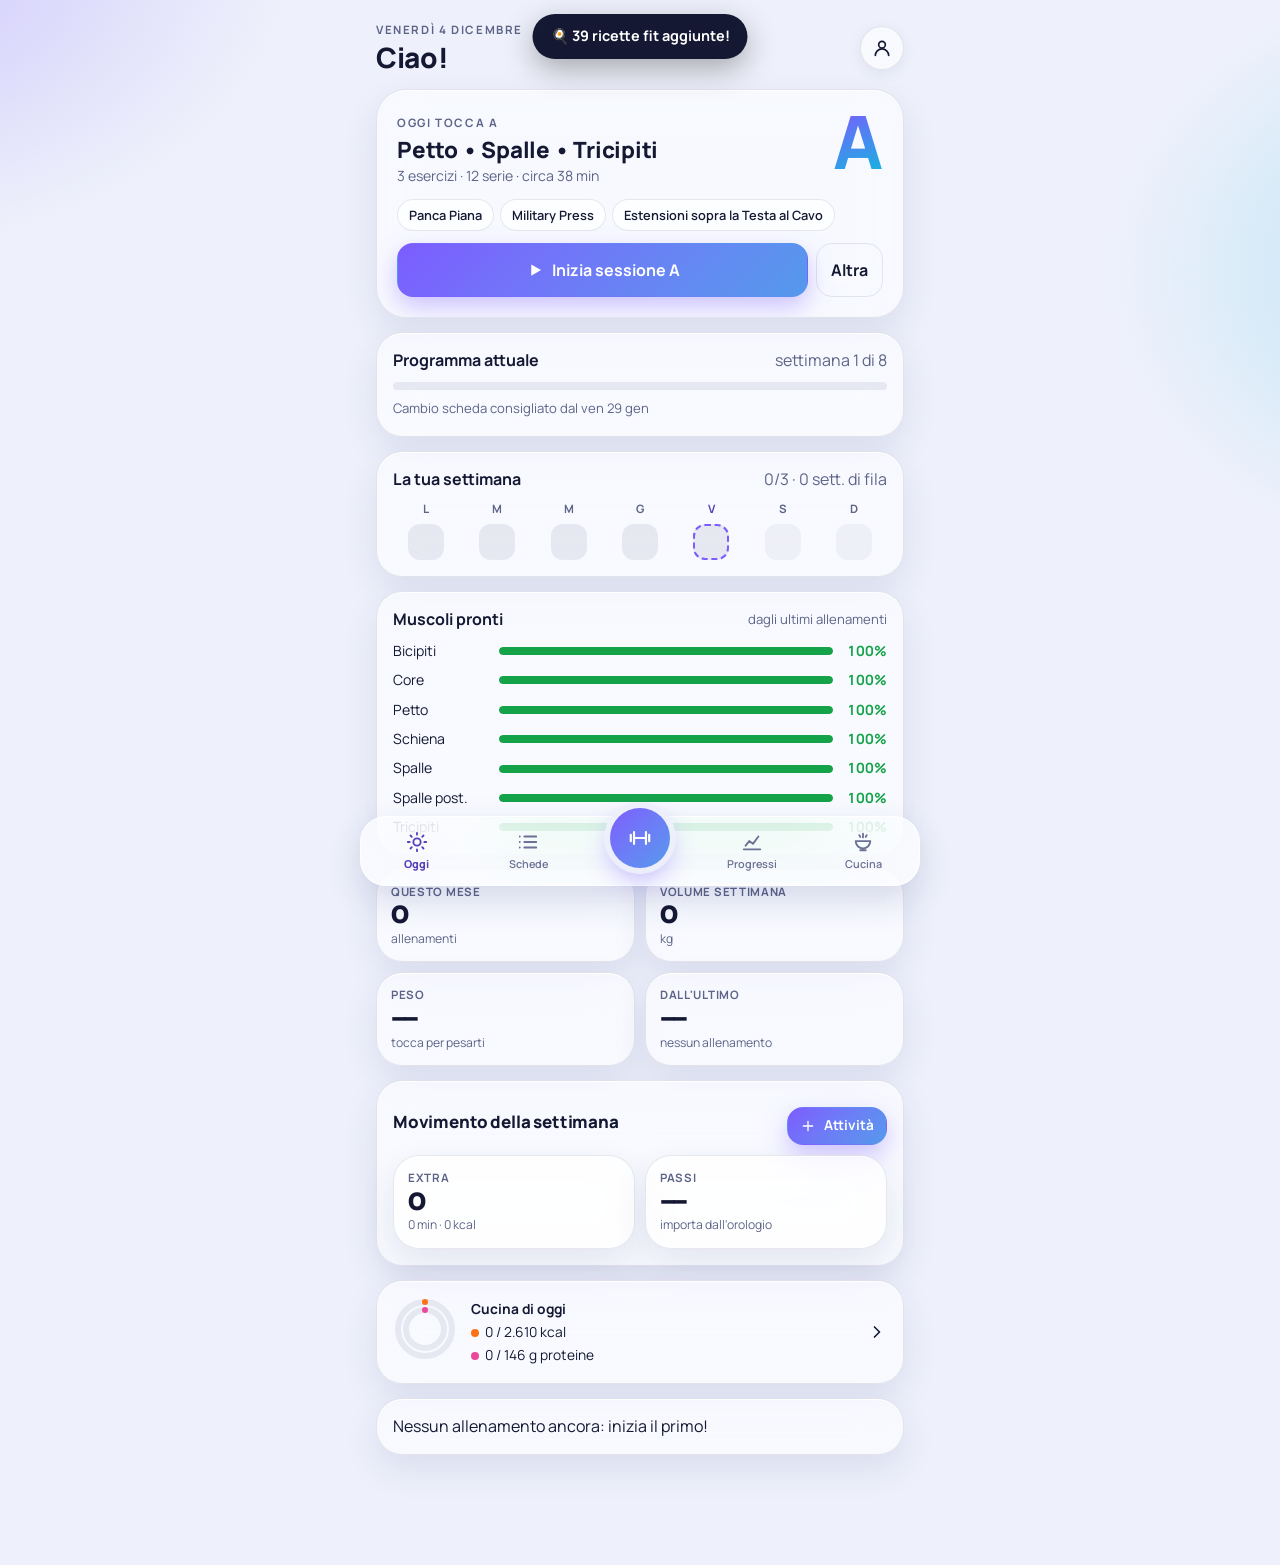
<file: index.html>
<!DOCTYPE html>
<html lang="it" data-stile="vetro" data-modo="scuro">
<head>
  <meta charset="UTF-8">
  <meta name="viewport" content="width=device-width, initial-scale=1, viewport-fit=cover">
  <meta name="theme-color" content="#060914">
  <meta name="description" content="Il tuo personal trainer digitale: allenamenti, progressi e cucina fit">
  <title>Palestra</title>
  <link rel="manifest" href="manifest.json">
  <link rel="icon" href="icon-192.png" type="image/png">
  <link rel="apple-touch-icon" href="apple-touch-icon.png">
  <link rel="preconnect" href="https://fonts.googleapis.com">
  <link rel="preconnect" href="https://fonts.gstatic.com" crossorigin>
  <script>
    /* Applica subito stile e modo salvati, così non c'è il lampo di colori sbagliati all'apertura */
    (function () {
      try {
        var k = /\/beta\/?/.test(location.pathname) ? 'palestra-dati-beta' : 'palestra-dati';
        var s = (JSON.parse(localStorage.getItem(k) || 'null') || {}).settings || {};
        var stile = s.stile || (s.accent ? (['aurora', 'natura'].indexOf(s.accent) >= 0 ? 'vetro' : 'essenziale') : 'vetro');
        var modo = s.modo || ({ light: 'chiaro', dark: 'scuro' }[s.theme]) || 'auto';
        var scuro = modo === 'scuro' || (modo === 'auto' && matchMedia('(prefers-color-scheme: dark)').matches);
        document.documentElement.dataset.stile = stile;
        document.documentElement.dataset.modo = scuro ? 'scuro' : 'chiaro';
      } catch (e) {}
    })();
  </script>
  <link rel="stylesheet" href="css/temi.css?v=6.5.3">
  <link rel="stylesheet" href="css/app.css?v=6.5.3">
</head>
<body>
  <main id="app" aria-live="polite"></main>
  <nav id="nav" aria-label="Navigazione principale"></nav>
  <input type="file" id="file" hidden>
  <noscript><p style="padding:20px">Per usare Palestra attiva JavaScript.</p></noscript>
  <script src="ponte-peso.js?v=6.5.3"></script>
  <script type="module" src="js/app.js?v=6.5.3"></script>
</body>
</html>
</file>
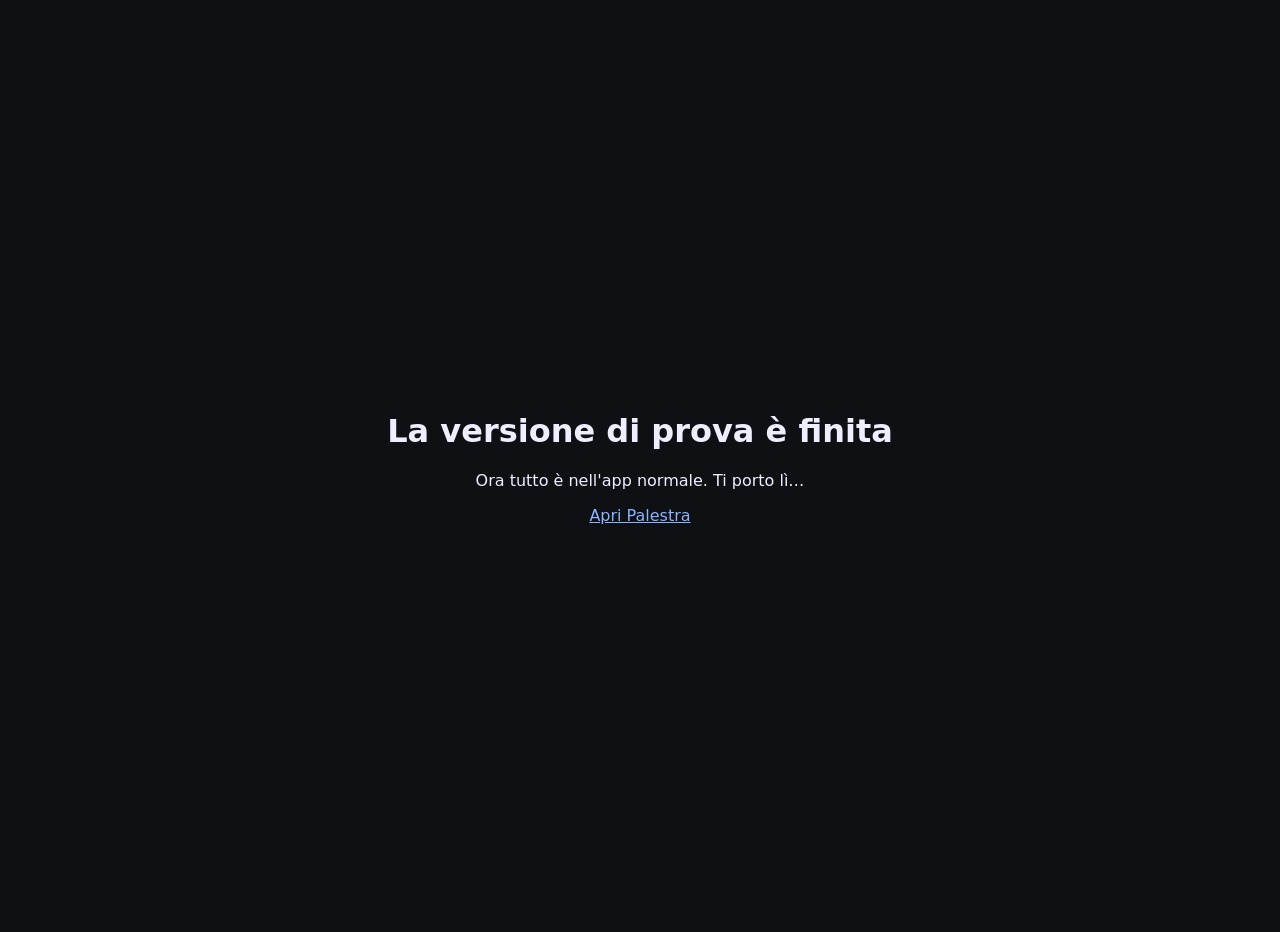
<file: beta/index.html>
<!doctype html><html lang="it"><head><meta charset="utf-8"><meta name="viewport" content="width=device-width,initial-scale=1">
<title>Palestra</title><meta http-equiv="refresh" content="2;url=../">
<style>body{font-family:system-ui,sans-serif;background:#0e1014;color:#eef;display:grid;place-items:center;min-height:100vh;margin:0;padding:16px;text-align:center}a{color:#8ab4ff}</style></head>
<body><div><h1>La versione di prova è finita</h1><p>Ora tutto è nell'app normale. Ti porto lì…</p><p><a href="../">Apri Palestra</a></p></div>
<script>if('serviceWorker' in navigator)navigator.serviceWorker.getRegistrations().then(rs=>rs.forEach(r=>{if(r.scope.includes('/beta/'))r.unregister()}));
if(window.caches)caches.keys().then(k=>k.filter(x=>x.startsWith('palestra-beta')).forEach(x=>caches.delete(x)));</script></body></html>
</file>
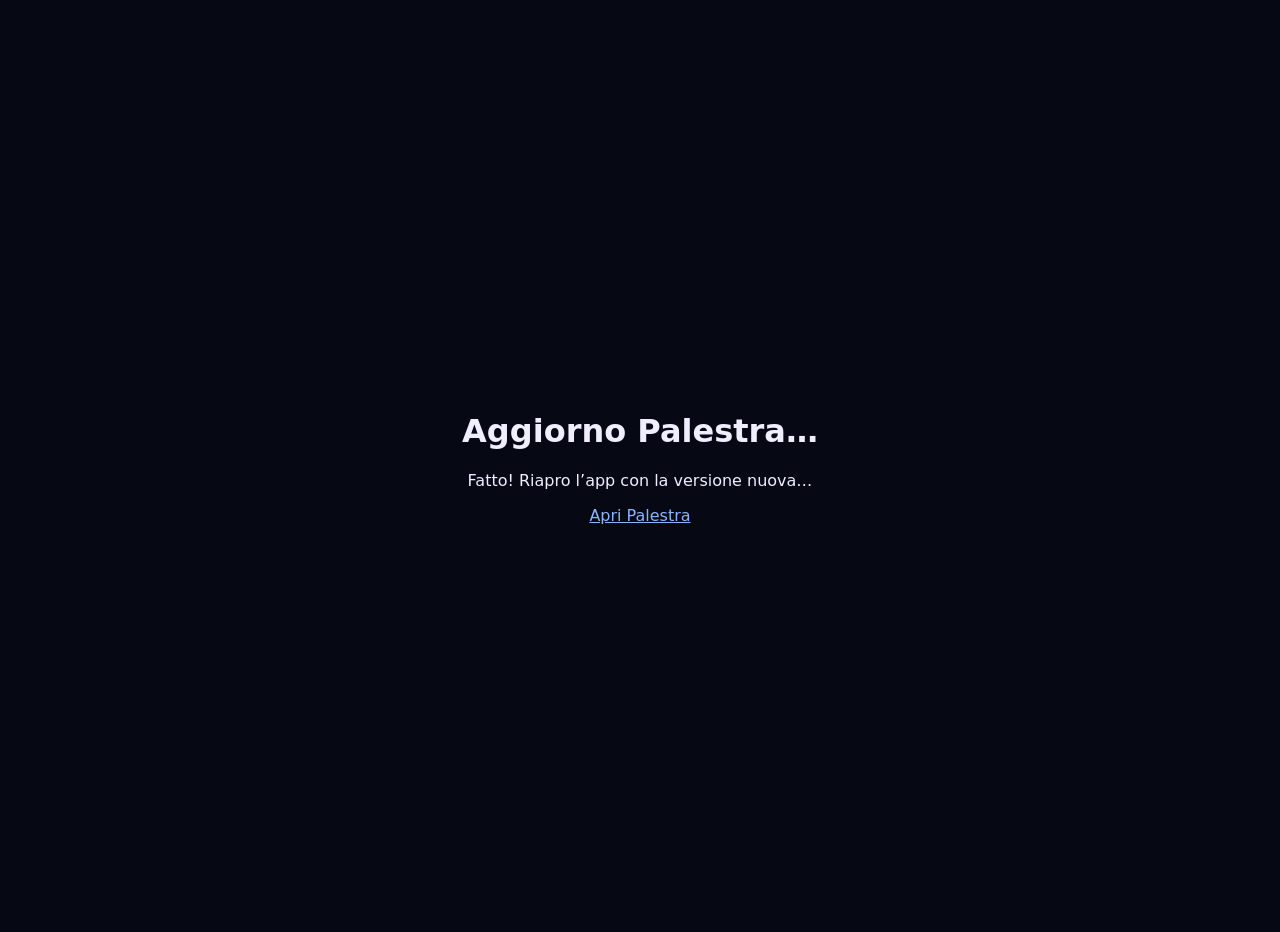
<file: aggiorna.html>
<!doctype html><html lang="it"><head><meta charset="utf-8"><meta name="viewport" content="width=device-width,initial-scale=1">
<meta http-equiv="Cache-Control" content="no-store"><title>Aggiorna Palestra</title>
<style>body{font-family:system-ui,sans-serif;background:#060914;color:#eef;display:grid;place-items:center;min-height:100vh;margin:0;padding:16px;text-align:center}a{color:#8ab4ff}p{max-width:30em}</style></head>
<body><div><h1>Aggiorno Palestra…</h1><p id="msg">Cancello la copia vecchia salvata nel telefono. I tuoi dati (allenamenti, schede, pesate) restano.</p><p><a href="./">Apri Palestra</a></p></div>
<script>
/* Pagina di emergenza: se l'app resta su una versione vecchia, apri questa pagina una volta.
   Toglie il service worker e la cache dell'app (non i dati) e riapre l'app scaricandola di nuovo. */
(async () => {
  try { if (navigator.serviceWorker) for (const r of await navigator.serviceWorker.getRegistrations()) await r.unregister(); } catch (e) {}
  try { if (window.caches) for (const k of await caches.keys()) if (k.startsWith('palestra-') && k !== 'palestra-extra') await caches.delete(k); } catch (e) {}
  document.getElementById('msg').textContent = 'Fatto! Riapro l’app con la versione nuova…';
  setTimeout(() => location.replace('./?agg=' + Date.now() + '#oggi'), 1200);
})();
</script></body></html>
</file>
<file: css/temi.css>
/* ============ PALESTRA 6 · I 4 STILI ============
   Ogni stile ha una versione scura e una chiara. data-stile e data-modo stanno su <html>.
   --accent può essere sostituito dal colore scelto in Impostazioni → Aspetto. */

:root {
  --scala: 1; --vel: 1; --ease: cubic-bezier(.2, .8, .2, 1);
  --good: #22c55e; --warn: #f59e0b; --bad: #ef4444;
  --c-kcal: #f97316; --c-prot: #ec4899; --c-carb: #06b6d4; --c-grassi: #a78bfa;
  --c0: #7c5cff; --c1: #16b4e0; --c2: #f472b6; --c3: #facc15;
  --accent-soft: color-mix(in srgb, var(--accent) 18%, transparent);
  --accent-soft-forte: color-mix(in srgb, var(--accent) 42%, transparent);
  --accent-line: color-mix(in srgb, var(--accent) 45%, transparent);
  --good-bg: color-mix(in srgb, var(--good) 16%, transparent);
  --warn-bg: color-mix(in srgb, var(--warn) 18%, transparent);
  --bad-bg: color-mix(in srgb, var(--bad) 14%, transparent);
  --on-accent: #fff;
  --r-pill: 999px;
}
/* Testo sopra colori chiari */
:root[data-accento=lime], :root[data-stile=atleta]:not([data-accento]) { --on-accent: #0b0d05; }

/* ================= VETRO ================= */
:root, :root[data-stile=vetro] {
  --font-body: 'Manrope', system-ui, -apple-system, 'Segoe UI', Roboto, sans-serif;
  --font-display: 'Manrope', system-ui, sans-serif; --font-num: 'Unbounded', 'Manrope', system-ui, sans-serif;
  --num-weight: 700; --display-weight: 800;
  --accent: #7c5cff; --accent-b: #16b4e0;
  --accent-grad: linear-gradient(135deg, var(--accent), color-mix(in oklab, var(--accent) 35%, var(--accent-b)));
  --r: 26px; --r-s: 15px; --r-btn: 16px; --r-btn-l: 22px; --r-seg: 16px; --r-input: 14px; --r-hero: 30px; --r-day: 12px; --r-sheet: 28px;
  --blur: blur(22px) saturate(160%); --blur-forte: blur(30px) saturate(180%);
  --nav-r: 26px; --nav-bottom: calc(14px + env(safe-area-inset-bottom, 0px)); --nav-w: calc(100% - 28px); --nav-pad: 0px; --nav-h: 70px;
  --centro-up: -26px; --lettera: 4.6rem; --tile-num: 1.45rem; --big-num: 2rem; --st-num: 1.75rem; --rf-num: 4.4rem;
  --hero-foto-op: 0; --sess-foto-op: .14;
}
:root[data-stile=vetro][data-modo=scuro], :root:not([data-stile]) {
  color-scheme: dark;
  --bg: #060914; --bg-sticky: rgba(6, 9, 20, .94);
  --bg-deco: radial-gradient(600px 420px at -10% -5%, color-mix(in srgb, var(--accent) 45%, transparent), transparent 70%),
    radial-gradient(520px 420px at 115% 30%, color-mix(in srgb, var(--accent-b) 32%, transparent), transparent 70%),
    radial-gradient(480px 380px at 20% 105%, rgba(244, 114, 182, .2), transparent 70%), #060914;
  --surface: rgba(255, 255, 255, .065); --surface2: rgba(255, 255, 255, .09); --line: rgba(255, 255, 255, .12); --line-strong: rgba(255, 255, 255, .2);
  --text: #eef0ff; --muted: #9aa3c7; --accent-text: color-mix(in oklab, var(--accent) 60%, white);
  --shadow: inset 0 1px 0 rgba(255, 255, 255, .12), 0 18px 40px rgba(0, 0, 0, .28); --shadow-s: inset 0 1px 0 rgba(255, 255, 255, .1);
  --accent-shadow: 0 10px 28px color-mix(in srgb, var(--accent) 45%, transparent);
  --track: rgba(255, 255, 255, .1); --chip-bg: rgba(255, 255, 255, .07); --seg-bg: rgba(255, 255, 255, .05); --seg-on: rgba(255, 255, 255, .16);
  --input-bg: rgba(255, 255, 255, .06); --nav-bg: rgba(18, 22, 42, .58); --nav-border: 1px solid rgba(255, 255, 255, .14);
  --nav-shadow: inset 0 1px 0 rgba(255, 255, 255, .14), 0 16px 40px rgba(0, 0, 0, .5); --nav-text: #8b93b8; --nav-on: #fff;
  --centro-shadow: 0 0 0 6px rgba(6, 9, 20, .9), 0 10px 30px color-mix(in srgb, var(--accent) 60%, transparent);
  --dock-bg: rgba(14, 18, 36, .72); --sheet-bg: rgba(16, 20, 38, .92); --toast-bg: #eef0ff; --toast-text: #0b0f22;
  --hero-bg: rgba(255, 255, 255, .07); --lettera-bg: linear-gradient(160deg, color-mix(in oklab, var(--accent) 50%, white), var(--accent-b));
  --coach-bg: color-mix(in srgb, var(--accent-b) 12%, transparent); --coach-line: color-mix(in srgb, var(--accent-b) 28%, transparent); --coach-text: #dff7fd; --coach-ico: #67e8f9;
  --cur-bg: color-mix(in srgb, var(--accent) 12%, transparent); --done-bg: rgba(34, 197, 94, .08);
  --media-bg: rgba(255, 255, 255, .05); --mappa-base: rgba(255, 255, 255, .14); --mappa-muscolo: rgba(255, 255, 255, .24); --grid: rgba(255, 255, 255, .08);
  --rf-bg: radial-gradient(500px 500px at 50% 40%, color-mix(in srgb, var(--accent) 30%, transparent), transparent 70%), #060914;
  --foto-filter: saturate(.75);
  --good: #4ade80;
}
:root[data-stile=vetro][data-modo=chiaro] {
  color-scheme: light;
  --bg: #eef1fb; --bg-sticky: rgba(238, 241, 251, .95);
  --bg-deco: radial-gradient(600px 420px at -10% -5%, color-mix(in srgb, var(--accent) 28%, transparent), transparent 70%),
    radial-gradient(520px 420px at 115% 30%, color-mix(in srgb, var(--accent-b) 24%, transparent), transparent 70%), #eef1fb;
  --surface: rgba(255, 255, 255, .62); --surface2: rgba(255, 255, 255, .8); --line: rgba(30, 36, 80, .1); --line-strong: rgba(30, 36, 80, .2);
  --text: #141833; --muted: #5d6488; --accent-text: color-mix(in oklab, var(--accent) 78%, black);
  --shadow: inset 0 1px 0 rgba(255, 255, 255, .9), 0 14px 34px rgba(40, 50, 120, .1); --shadow-s: 0 4px 14px rgba(40, 50, 120, .08);
  --accent-shadow: 0 10px 24px color-mix(in srgb, var(--accent) 35%, transparent);
  --track: rgba(30, 36, 80, .08); --chip-bg: rgba(255, 255, 255, .7); --seg-bg: rgba(255, 255, 255, .5); --seg-on: #fff;
  --input-bg: rgba(255, 255, 255, .75); --nav-bg: rgba(255, 255, 255, .7); --nav-border: 1px solid rgba(255, 255, 255, .9);
  --nav-shadow: 0 14px 34px rgba(40, 50, 120, .16); --nav-text: #6b7194; --nav-on: var(--accent-text);
  --centro-shadow: 0 0 0 6px rgba(238, 241, 251, .95), 0 10px 26px color-mix(in srgb, var(--accent) 45%, transparent);
  --dock-bg: rgba(255, 255, 255, .78); --sheet-bg: rgba(250, 251, 255, .96); --toast-bg: #141833; --toast-text: #fff;
  --hero-bg: rgba(255, 255, 255, .6); --lettera-bg: linear-gradient(160deg, var(--accent), var(--accent-b));
  --coach-bg: color-mix(in srgb, var(--accent-b) 12%, white); --coach-line: color-mix(in srgb, var(--accent-b) 30%, transparent); --coach-text: #0c3a48; --coach-ico: #0e7490;
  --cur-bg: color-mix(in srgb, var(--accent) 8%, white); --done-bg: rgba(34, 197, 94, .08);
  --media-bg: rgba(30, 36, 80, .06); --mappa-base: #d5d9ea; --mappa-muscolo: #bcc2da; --grid: rgba(30, 36, 80, .08);
  --rf-bg: radial-gradient(500px 500px at 50% 40%, color-mix(in srgb, var(--accent) 22%, transparent), transparent 70%), #eef1fb;
  --good: #15a34a; --warn: #d97706; --bad: #dc2626;
}

/* ================= ESSENZIALE ================= */
:root[data-stile=essenziale] {
  --font-body: 'Instrument Sans', system-ui, -apple-system, 'Segoe UI', Roboto, sans-serif;
  --font-display: var(--font-body); --font-num: var(--font-body); --num-weight: 700; --display-weight: 700; --display-tracking: -.02em;
  --accent: #3d7bff; --accent-grad: var(--accent);
  --r: 16px; --r-s: 10px; --r-btn: 12px; --r-seg: 12px; --r-input: 10px; --r-hero: 16px; --r-day: 9px; --r-sheet: 18px;
  --blur: none; --nav-h: 66px; --centro-up: 0px; --centro-r: 14px; --lettera: 3rem; --tile-num: 1.4rem; --big-num: 1.9rem; --st-num: 1.6rem;
  --hero-foto-op: 0; --sess-foto-op: 0; --gap: 12px; --h1: 1.7rem; --es-media-h: 0px;
  --accent-shadow: none; --entra-y: 4px;
}
:root[data-stile=essenziale] .es-media:not(.senza) { height: 64px; border-radius: 14px; }
:root[data-stile=essenziale] .es-media img { object-position: 50% 30%; }
:root[data-stile=essenziale] #nav .nav-centro { width: 54px; height: 46px; }
:root[data-stile=essenziale][data-modo=scuro] {
  color-scheme: dark;
  --bg: #0e1014; --bg-sticky: #0e1014; --surface: #16191f; --surface2: #1e222a; --line: #262b34; --line-strong: #353b47;
  --text: #eceef2; --muted: #8c94a3; --accent-text: color-mix(in oklab, var(--accent) 70%, white);
  --shadow: none; --shadow-s: none; --track: #262b34; --chip-bg: #1e222a; --seg-bg: #16191f; --seg-on: #2a303b;
  --input-bg: #16191f; --nav-bg: #0e1014; --nav-border: 0; --nav-text: #8c94a3; --nav-on: #fff; --centro-shadow: none;
  --dock-bg: #0e1014; --sheet-bg: #16191f; --toast-bg: #eceef2; --toast-text: #0e1014;
  --hero-bg: #16191f; --lettera-bg: var(--accent); --coach-bg: #13233f; --coach-line: #1f3a66; --coach-text: #cfe0ff;
  --cur-bg: #1a2233; --done-bg: #123323; --media-bg: #1e222a; --mappa-base: #2a2f39; --mappa-muscolo: #3a414e; --grid: #22262e;
  --good: #2fd07f; --on-good: #06200f; --rf-bg: #0e1014; --rf-num-color: var(--text);
}
:root[data-stile=essenziale][data-modo=scuro] #nav { border-top: 1px solid #262b34; }
:root[data-stile=essenziale][data-modo=chiaro] {
  color-scheme: light;
  --bg: #f4f5f7; --bg-sticky: #f4f5f7; --surface: #fff; --surface2: #f0f2f5; --line: #e3e6eb; --line-strong: #d0d5dd;
  --text: #14171c; --muted: #646d7c; --accent-text: color-mix(in oklab, var(--accent) 80%, black);
  --shadow: 0 1px 2px rgba(16, 24, 40, .05); --shadow-s: 0 1px 2px rgba(16, 24, 40, .05); --track: #e8ebf0; --chip-bg: #f0f2f5; --seg-bg: #eceef2; --seg-on: #fff;
  --input-bg: #fff; --nav-bg: #fff; --nav-border: 0; --nav-text: #6b7280; --nav-on: #14171c; --centro-shadow: none;
  --dock-bg: #fff; --sheet-bg: #fff; --toast-bg: #14171c; --toast-text: #fff;
  --hero-bg: #fff; --lettera-bg: var(--accent); --coach-bg: #eef4ff; --coach-line: #d4e2ff; --coach-text: #1e3a6e;
  --cur-bg: #f2f6ff; --done-bg: #ecfbf2; --media-bg: #eceef2; --mappa-base: #dde1e7; --mappa-muscolo: #c9ced7; --grid: #edf0f3;
  --good: #16a35a; --warn: #d97706; --bad: #dc2626; --rf-bg: #f4f5f7;
}
:root[data-stile=essenziale][data-modo=chiaro] #nav { border-top: 1px solid #e3e6eb; }

/* ================= ATLETA ================= */
:root[data-stile=atleta] {
  --font-body: 'Barlow', system-ui, -apple-system, 'Segoe UI', Roboto, sans-serif;
  --font-display: 'Anton', 'Barlow Condensed', Impact, sans-serif; --font-num: 'Anton', 'Barlow Condensed', Impact, sans-serif;
  --font-label: 'Barlow Condensed', 'Barlow', sans-serif; --font-btn: 'Barlow Condensed', 'Barlow', sans-serif; --font-nav: 'Barlow Condensed', 'Barlow', sans-serif;
  --display-weight: 400; --num-weight: 400; --display-case: uppercase; --display-tracking: .01em;
  --btn-case: uppercase; --btn-tracking: .08em; --nav-case: uppercase; --nav-tracking: .06em;
  --accent: #d4ff3a; --accent-grad: var(--accent);
  --r: 4px; --r-s: 4px; --r-btn: 999px; --r-btn-l: 999px; --r-seg: 0px; --r-input: 4px; --r-hero: 0px; --r-day: 0px; --r-sheet: 6px;
  --blur: none; --nav-h: 70px; --centro-up: 0px; --lettera: 5.5rem;
  --h1: 2.6rem; --h2: 1.8rem; --h3: 1.3rem; --hero-t: 3.1rem; --es-nome: 2.3rem; --tile-num: 2.1rem; --big-num: 3.2rem; --st-num: 3rem; --rf-num: 6.5rem; --ric-t: 2.4rem;
  --hero-foto-op: 1; --hero-foto-filter: grayscale(1) contrast(1.25) brightness(.7); --foto-filter: grayscale(1) contrast(1.2);
  --sess-foto-op: .3; --es-media-h: 250px; --gap: 18px; --accent-shadow: none; --card-border: 0; --entra-y: 0; --entra-s: .985;
}
:root[data-stile=atleta] .hero { margin-inline: -16px; min-height: 440px; display: flex; align-items: flex-end; }
:root[data-stile=atleta] .hero-in { padding: 24px 16px; width: 100%; }
:root[data-stile=atleta] .hero-lettera { display: none; }
:root[data-stile=atleta] .hero .chip { border-radius: 0; background: transparent; border: 1px solid rgba(255,255,255,.35); color: #fff; text-transform: uppercase; font-family: var(--font-label); letter-spacing: .06em; }
:root[data-stile=atleta] .es-media { margin-inline: -16px; border-radius: 0; }
:root[data-stile=atleta] .es-media::after { content: ''; position: absolute; inset: 0; background: linear-gradient(180deg, transparent 40%, var(--bg)); }
:root[data-stile=atleta] .seg { border-width: 0 0 1px; background: transparent; padding: 0; gap: 18px; overflow-x: auto; scrollbar-width: none; }
:root[data-stile=atleta] .seg::-webkit-scrollbar { display: none; }
:root[data-stile=atleta] .seg button { flex: none; border-radius: 0; padding: 6px 0 10px; font-family: var(--font-label); text-transform: uppercase; letter-spacing: .08em; }
:root[data-stile=atleta] .seg button.on { background: transparent; box-shadow: inset 0 -3px 0 var(--accent); }
:root[data-stile=atleta] .tile { border-radius: 0; background: transparent; border-top: 1px solid var(--line); padding: 12px 2px; box-shadow: none; }
:root[data-stile=atleta] .eyebrow, :root[data-stile=atleta] .t-lab, :root[data-stile=atleta] .st-lab, :root[data-stile=atleta] .rir-lab { font-family: var(--font-label); letter-spacing: .14em; }
:root[data-stile=atleta] #rest-full .rf-ring b, :root[data-stile=atleta] .rf-lab { color: var(--accent); }
:root[data-stile=atleta] .card { box-shadow: none; }
:root[data-stile=atleta][data-modo=scuro] {
  color-scheme: dark;
  --bg: #0a0a0a; --bg-sticky: rgba(10, 10, 10, .9); --surface: #141414; --surface2: #1c1c1c; --line: #2a2a2a; --line-strong: #3a3a3a;
  --text: #f5f5f0; --muted: #8f8f88; --accent-text: var(--accent);
  --shadow: none; --shadow-s: none; --track: #262626; --chip-bg: #1c1c1c; --seg-bg: transparent; --seg-on: transparent; --seg-on-text: #fff;
  --input-bg: #141414; --nav-bg: #0a0a0a; --nav-border: 0; --nav-text: #8f8f88; --nav-on: #fff; --centro-shadow: none;
  --dock-bg: #0a0a0a; --sheet-bg: #141414; --toast-bg: var(--accent); --toast-text: #0b0d05;
  --hero-bg: #141414; --hero-text: #fff; --hero-muted: #c8c8c2; --hero-velo: linear-gradient(180deg, rgba(10,10,10,.5) 0%, transparent 30%, rgba(10,10,10,.25) 55%, #0a0a0a 100%);
  --coach-bg: transparent; --coach-line: var(--line); --coach-text: #e8e8e2;
  --cur-bg: #171a0d; --done-bg: transparent; --media-bg: #161616; --mappa-base: #2a2a2a; --mappa-muscolo: #3a3a3a; --grid: #1f1f1f;
  --good: var(--accent); --on-good: #0b0d05; --rf-bg: #0a0a0a; --rf-num-color: var(--accent);
}
:root[data-stile=atleta][data-modo=chiaro] {
  color-scheme: light;
  --accent: #111; --on-accent: #fff;
  --bg: #f2f2ec; --bg-sticky: rgba(242, 242, 236, .92); --surface: #fff; --surface2: #e9e9e2; --line: #d8d8cf; --line-strong: #bdbdb3;
  --text: #0a0a0a; --muted: #5f5f58; --accent-text: #0a0a0a;
  --shadow: none; --shadow-s: none; --track: #e1e1d9; --chip-bg: #fff; --seg-bg: transparent; --seg-on: transparent;
  --input-bg: #fff; --nav-bg: #f2f2ec; --nav-border: 0; --nav-text: #6f6f68; --nav-on: #0a0a0a; --centro-shadow: none;
  --dock-bg: #f2f2ec; --sheet-bg: #fff; --toast-bg: #0a0a0a; --toast-text: #d4ff3a;
  --hero-bg: #0a0a0a; --hero-text: #fff; --hero-muted: #d0d0ca; --hero-velo: linear-gradient(180deg, rgba(0,0,0,.45) 0%, transparent 30%, rgba(0,0,0,.2) 55%, rgba(0,0,0,.85) 100%);
  --coach-bg: #fff; --coach-line: #d8d8cf; --coach-text: #1a1a1a; --coach-ico: #0a0a0a;
  --cur-bg: #fff; --done-bg: transparent; --media-bg: #e1e1d9; --mappa-base: #dcdcd3; --mappa-muscolo: #c4c4ba; --grid: #e4e4dc;
  --good: #15803d; --rf-bg: #f2f2ec;
}
:root[data-stile=atleta][data-modo=chiaro][data-accento] { --on-accent: #fff; }
:root[data-stile=atleta][data-modo=chiaro][data-accento=lime] { --on-accent: #0b0d05; }
:root[data-stile=atleta][data-modo=chiaro] .hero .btn.ghost { color: #fff; border-color: rgba(255,255,255,.4); }
:root[data-stile=atleta][data-modo=chiaro] .hero .btn.primary { background: #d4ff3a; color: #0b0d05; }
:root[data-stile=atleta][data-modo=chiaro] .hero .coach-tip { background: rgba(0,0,0,.45); color: #fff; border-color: rgba(255,255,255,.2); }
:root[data-stile=atleta][data-modo=chiaro] .hero .coach-tip .ico { color: #d4ff3a; }
:root[data-stile=atleta][data-modo=chiaro] .es-media::after { background: linear-gradient(180deg, transparent 40%, var(--bg)); }

/* ================= OFFICINA ================= */
:root[data-stile=officina] {
  --font-body: 'IBM Plex Sans Condensed', 'Arial Narrow', system-ui, sans-serif;
  --font-display: var(--font-body); --font-num: 'IBM Plex Mono', ui-monospace, 'SFMono-Regular', Menlo, monospace;
  --font-label: 'IBM Plex Mono', ui-monospace, monospace; --font-btn: 'IBM Plex Mono', ui-monospace, monospace; --font-nav: 'IBM Plex Mono', ui-monospace, monospace;
  --display-weight: 700; --num-weight: 700; --btn-case: uppercase; --btn-tracking: .02em; --nav-case: uppercase; --nav-tracking: .1em;
  --accent: #ff5a1f; --accent-grad: var(--accent);
  --r: 4px; --r-s: 3px; --r-btn: 4px; --r-seg: 4px; --r-input: 3px; --r-hero: 4px; --r-day: 2px; --r-sheet: 6px; --r-pill: 4px;
  --blur: none; --nav-h: 66px; --centro-up: 0px; --centro-r: 4px; --lettera: 5.5rem; --tile-num: 1.5rem; --big-num: 2rem;
  --hero-foto-op: 0; --sess-foto-op: 0; --accent-shadow: none; --entra-y: 6px; --on-accent: #1b2430;
}
:root[data-stile=officina] .hero-lettera { font-family: var(--font-num); background: var(--accent); color: #1b2430; -webkit-text-fill-color: #1b2430; padding: 8px 16px; border: 1.5px solid var(--ink); border-radius: 3px; font-size: 3.4rem; line-height: 1; }
:root[data-stile=officina] .card, :root[data-stile=officina] .tile, :root[data-stile=officina] .hero, :root[data-stile=officina] .serie, :root[data-stile=officina] .editor, :root[data-stile=officina] .lib-card, :root[data-stile=officina] .ric-card { border: 1.5px solid var(--ink); }
:root[data-stile=officina] .btn.primary { box-shadow: 3px 3px 0 var(--ink); border: 1.5px solid var(--ink); }
:root[data-stile=officina] .btn { border-width: 1.5px; border-color: var(--ink); }
:root[data-stile=officina] .s-riga + .s-riga { border-top: 1px dashed var(--line-strong); border-radius: 0; }
:root[data-stile=officina] .eyebrow, :root[data-stile=officina] .t-lab { font-family: var(--font-label); letter-spacing: .12em; }
:root[data-stile=officina] .es-media img, :root[data-stile=officina] .lib-img img { filter: grayscale(1) contrast(1.1); }
:root[data-stile=officina] .s-riga.fatta .s-ok { background: var(--ink); border-color: var(--ink); color: var(--accent); }
:root[data-stile=officina] .gg i.on { background: var(--ink); color: var(--accent); }
:root[data-stile=officina] #nav .nav-centro { width: 52px; height: 52px; border: 1.5px solid var(--accent); }
:root[data-stile=officina][data-modo=chiaro] {
  color-scheme: light; --ink: #1b2430;
  --bg: #f1f2ee; --bg-sticky: rgba(241, 242, 238, .95);
  --bg-deco: linear-gradient(rgba(27, 36, 48, .06) 1px, transparent 1px) 0 0 / 16px 16px, linear-gradient(90deg, rgba(27, 36, 48, .06) 1px, transparent 1px) 0 0 / 16px 16px, #f1f2ee;
  --surface: #fff; --surface2: #fff; --line: #d7dbe0; --line-strong: #b9bfc6;
  --text: #1b2430; --muted: #5e6773; --accent-text: #b93a0e;
  --shadow: none; --shadow-s: none; --track: #e3e6e1; --chip-bg: #fff; --seg-bg: #fff; --seg-on: #1b2430; --seg-on-text: #ff8a5c;
  --input-bg: #fff; --nav-bg: #1b2430; --nav-border: 0; --nav-text: #aab2bd; --nav-on: #ff7a45; --centro-shadow: none;
  --dock-bg: rgba(241, 242, 238, .96); --sheet-bg: #f8f8f5; --toast-bg: #1b2430; --toast-text: #ff8a5c;
  --hero-bg: #fff; --lettera-bg: none; --coach-bg: #fff4ee; --coach-line: #ffc3a8; --coach-text: #5a2a12; --coach-ico: #b93a0e;
  --cur-bg: #ffe3d6; --done-bg: transparent; --media-bg: #e7e9e4; --mappa-base: #dfe2dc; --mappa-muscolo: #c9cdc6; --grid: #e3e6e1;
  --good: #15803d; --rf-bg: #f1f2ee; --rf-num-color: #b93a0e; --accent-soft: #ffd9c8; --accent-soft-forte: #ffb08f;
}
:root[data-stile=officina][data-modo=scuro] {
  color-scheme: dark; --ink: #e9e6dc;
  --bg: #13171c; --bg-sticky: rgba(19, 23, 28, .95);
  --bg-deco: linear-gradient(rgba(233, 230, 220, .05) 1px, transparent 1px) 0 0 / 16px 16px, linear-gradient(90deg, rgba(233, 230, 220, .05) 1px, transparent 1px) 0 0 / 16px 16px, #13171c;
  --surface: #1b2128; --surface2: #222932; --line: #333b46; --line-strong: #4a5462;
  --text: #ece9df; --muted: #9aa3ad; --accent-text: #ff8a5c; --on-accent: #13171c;
  --shadow: none; --shadow-s: none; --track: #2a313a; --chip-bg: #1b2128; --seg-bg: #1b2128; --seg-on: #ff5a1f; --seg-on-text: #13171c;
  --input-bg: #1b2128; --nav-bg: #0d1014; --nav-border: 0; --nav-text: #8e97a2; --nav-on: #ff7a45; --centro-shadow: none;
  --dock-bg: rgba(19, 23, 28, .96); --sheet-bg: #1b2128; --toast-bg: #ff5a1f; --toast-text: #13171c;
  --hero-bg: #1b2128; --coach-bg: #2a1c15; --coach-line: #5a3322; --coach-text: #ffd9c8; --coach-ico: #ff8a5c;
  --cur-bg: #3a2318; --done-bg: transparent; --media-bg: #222932; --mappa-base: #2d343d; --mappa-muscolo: #3d4652; --grid: #262d36;
  --good: #4ade80; --rf-bg: #13171c; --rf-num-color: #ff7a45; --accent-soft: #4a2617; --accent-soft-forte: #7a3a20;
}
:root[data-stile=officina][data-modo=scuro] .hero-lettera { color: #13171c; -webkit-text-fill-color: #13171c; }
:root[data-stile=officina][data-modo=scuro] .gg i.on { color: #13171c; background: var(--accent); }
:root[data-stile=officina][data-modo=scuro] .s-riga.fatta .s-ok { background: var(--accent); color: #13171c; border-color: var(--accent); }
/* Colore personalizzato su Officina: testo in tinta col colore scelto */
:root[data-stile=officina][data-accento] { --accent-text: color-mix(in oklab, var(--accent) 75%, var(--text)); --accent-soft: color-mix(in srgb, var(--accent) 22%, transparent); --accent-soft-forte: color-mix(in srgb, var(--accent) 45%, transparent); }
:root[data-stile=officina][data-modo=chiaro][data-accento]:not([data-accento=lime]) { --on-accent: #fff; }

/* ================= CARATTERE SCELTO ================= */
:root[data-carattere=sistema] { --font-body: system-ui, -apple-system, 'Segoe UI', Roboto, sans-serif; --font-display: var(--font-body); --font-num: var(--font-body); --font-label: var(--font-body); --font-btn: var(--font-body); --font-nav: var(--font-body); --num-weight: 700; --display-weight: 800; }
:root[data-carattere=leggibile] { --font-body: 'Atkinson Hyperlegible', system-ui, sans-serif; --font-display: var(--font-body); --font-num: var(--font-body); --font-label: var(--font-body); --font-btn: var(--font-body); --font-nav: var(--font-body); --num-weight: 700; --display-weight: 700; }
</file>
<file: css/app.css>
/* ============ PALESTRA 6 · STRUTTURA E COMPONENTI ============
   Tutti i colori, i caratteri e le forme arrivano dai token definiti in temi.css. */
*, *::before, *::after { box-sizing: border-box; }
html { -webkit-text-size-adjust: 100%; font-size: calc(16px * var(--scala, 1)); }
body {
  margin: 0; min-height: 100vh; background: var(--bg); color: var(--text);
  font-family: var(--font-body); font-size: 1rem; line-height: 1.45;
  -webkit-tap-highlight-color: transparent; overscroll-behavior-y: none;
  padding-bottom: calc(92px + env(safe-area-inset-bottom, 0px));
}
body::before { content: ''; position: fixed; inset: 0; z-index: -1; background: var(--bg-deco, none); pointer-events: none; }
body.in-allenamento { padding-bottom: calc(120px + env(safe-area-inset-bottom, 0px)); }
img { max-width: 100%; display: block; }
button, input, select, textarea { font: inherit; color: inherit; }
button { cursor: pointer; }
button:disabled { opacity: .45; cursor: default; }
:focus-visible { outline: 2px solid var(--accent); outline-offset: 2px; }
.sr-only { position: absolute; width: 1px; height: 1px; overflow: hidden; clip: rect(0 0 0 0); white-space: nowrap; }
h1, h2, h3, h4 { margin: 0; font-family: var(--font-display); font-weight: var(--display-weight, 800); letter-spacing: var(--display-tracking, -.01em); text-transform: var(--display-case, none); text-wrap: balance; line-height: 1.12; }
h1 { font-size: var(--h1, 1.75rem); }
h2 { font-size: var(--h2, 1.35rem); }
h3 { font-size: var(--h3, 1.06rem); }
h4 { font-size: .95rem; margin: 14px 0 6px; }
p { margin: 0; }
.muted { color: var(--muted); }
.small { font-size: .82rem; }
.centro { text-align: center; justify-content: center; }
.su { color: var(--good); } .giu { color: var(--bad); }
.eyebrow { font-size: .72rem; font-weight: 700; letter-spacing: .14em; text-transform: uppercase; color: var(--muted); font-family: var(--font-label, var(--font-body)); }

#app { max-width: 560px; margin: 0 auto; padding: 0 max(16px, env(safe-area-inset-left, 0px)) 0 max(16px, env(safe-area-inset-right, 0px)); padding-top: env(safe-area-inset-top, 0px); }
#app.entra { animation: entra calc(.32s * var(--vel, 1)) var(--ease, cubic-bezier(.2, .8, .2, 1)); }
@keyframes entra { from { opacity: 0; transform: translateY(var(--entra-y, 10px)) scale(var(--entra-s, 1)); } to { opacity: 1; transform: none; } }
.pila { display: flex; flex-direction: column; gap: var(--gap, 14px); }
.pila.stretta { gap: 8px; }
.row { display: flex; align-items: center; justify-content: space-between; gap: 10px; }
.row.grande { align-items: flex-end; margin: 8px 0 4px; }
.row.grande > div { display: flex; flex-direction: column; gap: 2px; }
.row-btns { display: flex; gap: 8px; flex-wrap: wrap; align-items: center; }
.row-btns.stretti { gap: 2px; flex-wrap: nowrap; }
.row-btns > .full { flex: 1; }
.row-btns.piccoli { margin: 10px 0 4px; }
.due { display: grid; grid-template-columns: repeat(2, minmax(0, 1fr)); gap: 10px; }
.griglia2 { display: grid; grid-template-columns: repeat(2, minmax(0, 1fr)); gap: 10px; }

/* ---------- Intestazione ---------- */
.testata { display: flex; align-items: center; gap: 12px; padding: 22px 0 16px; }
.testata-t { flex: 1; min-width: 0; display: flex; flex-direction: column; gap: 3px; }
.testata-t h1 { overflow-wrap: anywhere; }
.avatar { width: 44px; height: 44px; flex: none; border-radius: var(--r-pill, 50%); border: 1px solid var(--line); background: var(--surface); color: var(--text); font-weight: 800; display: grid; place-items: center; box-shadow: var(--shadow-s); backdrop-filter: var(--blur); }
.icon-btn { width: 44px; height: 44px; flex: none; border-radius: var(--r-s); border: 1px solid var(--line); background: var(--surface); color: var(--text); display: grid; place-items: center; backdrop-filter: var(--blur); }
.icon-btn.small { width: 36px; height: 36px; border-color: transparent; background: transparent; }
.icon-btn.danger { color: var(--bad); }
.icon-btn.on { color: var(--accent); }
.banner-beta { background: var(--warn-bg); color: var(--warn); padding: 8px 12px; border-radius: var(--r-s); font-size: .82rem; font-weight: 600; margin-top: 12px; }

/* ---------- Superfici ---------- */
.card { background: var(--surface); border: var(--card-border, 1px solid var(--line)); border-radius: var(--r); padding: 16px; box-shadow: var(--shadow); backdrop-filter: var(--blur); -webkit-backdrop-filter: var(--blur); position: relative; }
.card.lista { padding: 4px 0; }
.card h3 + * { margin-top: 10px; }
.card .row + * { margin-top: 10px; }
.tag { display: inline-flex; align-items: center; gap: 4px; padding: 4px 9px; border-radius: var(--r-pill); background: var(--accent-soft); color: var(--accent-text); font-size: .78rem; font-weight: 700; white-space: nowrap; }
.tag.su { background: var(--good-bg); color: var(--good); } .tag.giu { background: var(--bad-bg); color: var(--bad); }
.chips { display: flex; flex-wrap: wrap; gap: 6px; }
.chips.scorri, .seg.scorri { flex-wrap: nowrap; overflow-x: auto; scrollbar-width: none; margin-inline: -16px; padding-inline: 16px; }
.chips.scorri::-webkit-scrollbar { display: none; }
.chip { padding: 6px 11px; border-radius: var(--r-pill); background: var(--chip-bg); border: 1px solid var(--line); font-size: .8rem; font-weight: 600; white-space: nowrap; }
.pill { flex: none; padding: 9px 14px; min-height: 40px; border-radius: var(--r-pill); border: 1px solid var(--line); background: var(--surface); font-size: .88rem; font-weight: 600; white-space: nowrap; }
.pill.small { min-height: 34px; padding: 6px 12px; font-size: .8rem; }
.pill.on { background: var(--accent); border-color: var(--accent); color: var(--on-accent); }
.pill.semi { background: var(--accent-soft); color: var(--accent-text); border-color: var(--accent-soft); }
.vuoto { display: flex; flex-direction: column; align-items: center; gap: 8px; text-align: center; color: var(--muted); padding: 26px 12px; }
.vuoto .ico { opacity: .6; }

/* ---------- Pulsanti ---------- */
.btn { display: inline-flex; align-items: center; justify-content: center; gap: 8px; min-height: 44px; padding: 10px 16px; border-radius: var(--r-btn); border: 1px solid var(--line); background: var(--surface2); color: var(--text); font-weight: 700; font-size: .95rem; text-decoration: none; transition: transform calc(.12s * var(--vel, 1)); font-family: var(--font-btn, var(--font-body)); letter-spacing: var(--btn-tracking, 0); text-transform: var(--btn-case, none); }
.btn:active:not(:disabled) { transform: scale(.97); }
.btn.primary { background: var(--accent-grad, var(--accent)); color: var(--on-accent); border-color: transparent; box-shadow: var(--accent-shadow); }
.btn.danger { color: var(--bad); border-color: var(--bad-bg); background: var(--bad-bg); }
.btn.danger.ghost { background: transparent; border-color: transparent; }
.btn.ghost { background: transparent; border-color: var(--line); }
.btn.small { min-height: 38px; padding: 6px 12px; font-size: .85rem; }
.btn.big { min-height: 54px; font-size: 1rem; }
.btn.huge { min-height: 64px; font-size: 1.08rem; border-radius: var(--r-btn-l, var(--r-btn)); }
.btn.full { width: 100%; }
.chip-btn { display: flex; align-items: center; gap: 8px; width: 100%; margin-top: 10px; padding: 10px 12px; border: 1px dashed var(--line-strong); border-radius: var(--r-s); background: transparent; color: var(--accent-text); font-weight: 600; font-size: .85rem; text-align: left; }

/* ---------- Segmenti ---------- */
.seg { display: flex; gap: 4px; padding: 4px; border-radius: var(--r-seg); background: var(--seg-bg); border: 1px solid var(--line); margin-bottom: 12px; }
.seg button { flex: 1; min-height: 38px; padding: 6px 10px; border: 0; border-radius: calc(var(--r-seg) - 3px); background: transparent; color: var(--muted); font-weight: 700; font-size: .88rem; white-space: nowrap; }
.seg button.on { background: var(--seg-on); color: var(--seg-on-text, var(--text)); box-shadow: var(--shadow-s); }
.seg.grosso button { min-height: 44px; font-size: .95rem; }
.seg.piccolo { margin: 10px 0 0; } .seg.piccolo button { min-height: 32px; font-size: .8rem; }
.pila > .seg.piccolo { margin: 0; }

/* ---------- Form ---------- */
.form { display: flex; flex-direction: column; gap: 10px; }
.campo { display: flex; flex-direction: column; gap: 5px; min-width: 0; }
.campo > span, .campo-lab { font-size: .78rem; font-weight: 700; color: var(--muted); }
input:not([type=checkbox]):not([type=range]):not([type=file]), select, textarea { width: 100%; min-height: 46px; padding: 10px 12px; border-radius: var(--r-input); border: 1px solid var(--line-strong); background: var(--input-bg); color: var(--text); font-size: 1rem; }
textarea { min-height: 90px; resize: vertical; }
input:focus, select:focus, textarea:focus { outline: 2px solid var(--accent); outline-offset: 0; border-color: transparent; }
input[type=range] { width: 100%; accent-color: var(--accent); min-height: 32px; }
.cerca-box { display: flex; align-items: center; gap: 8px; padding: 0 12px; margin-bottom: 10px; border-radius: var(--r-input); border: 1px solid var(--line-strong); background: var(--input-bg); color: var(--muted); }
.cerca-box input { border: 0 !important; background: transparent !important; padding-left: 0 !important; outline: 0 !important; }
.riga-check { display: flex; align-items: center; gap: 10px; font-size: .9rem; }
.riga-check input { width: 22px; height: 22px; accent-color: var(--accent); }
/* Interruttore */
.riga-sw { display: flex; align-items: center; justify-content: space-between; gap: 12px; padding: 12px 16px; cursor: pointer; min-height: 56px; }
.card .riga-sw + .riga-sw { border-top: 1px solid var(--line); }
.riga-sw > span { display: flex; flex-direction: column; gap: 2px; } .riga-sw small { color: var(--muted); font-size: .8rem; }
.riga-sw input, .mini-sw input { position: absolute; opacity: 0; width: 1px; height: 1px; }
.riga-sw i, .mini-sw i { flex: none; width: 50px; height: 30px; border-radius: 30px; background: var(--line-strong); position: relative; transition: background calc(.2s * var(--vel, 1)); }
.riga-sw i::after, .mini-sw i::after { content: ''; position: absolute; top: 3px; left: 3px; width: 24px; height: 24px; border-radius: 50%; background: #fff; box-shadow: 0 1px 3px rgba(0,0,0,.3); transition: transform calc(.2s * var(--vel, 1)); }
.riga-sw input:checked + i, .mini-sw input:checked ~ i { background: var(--accent); }
.riga-sw input:checked + i::after, .mini-sw input:checked ~ i::after { transform: translateX(20px); }
.riga-sw input:focus-visible + i, .mini-sw input:focus-visible ~ i { outline: 2px solid var(--accent); outline-offset: 2px; }
.mini-sw { display: inline-flex; cursor: pointer; position: relative; }

/* ---------- Barra di navigazione ---------- */
#nav { position: fixed; z-index: 30; left: 50%; transform: translateX(-50%); bottom: var(--nav-bottom, 0); width: var(--nav-w, 100%); max-width: var(--nav-maxw, 560px);
  display: grid; grid-template-columns: repeat(5, minmax(0, 1fr)); align-items: center; height: calc(var(--nav-h, 68px) + var(--nav-pad, env(safe-area-inset-bottom, 0px)));
  padding-bottom: var(--nav-pad, env(safe-area-inset-bottom, 0px)); background: var(--nav-bg); border: var(--nav-border); border-radius: var(--nav-r, 0);
  box-shadow: var(--nav-shadow, none); backdrop-filter: var(--blur-forte, var(--blur)); -webkit-backdrop-filter: var(--blur-forte, var(--blur)); }
#nav button { display: flex; flex-direction: column; align-items: center; justify-content: center; gap: 3px; height: 100%; border: 0; background: transparent; color: var(--nav-text); font-size: .68rem; font-weight: 600; font-family: var(--font-nav, var(--font-body)); letter-spacing: var(--nav-tracking, 0); text-transform: var(--nav-case, none); }
#nav button.on { color: var(--nav-on); font-weight: 800; }
#nav .nav-centro span { position: absolute; width: 1px; height: 1px; overflow: hidden; clip: rect(0 0 0 0); }
#nav .nav-centro { justify-self: center; width: 60px; height: 60px; margin-top: var(--centro-up, -24px); border-radius: var(--centro-r, 50%); background: var(--accent-grad, var(--accent)); color: var(--on-accent); box-shadow: var(--centro-shadow); }
#nav .nav-centro.live { animation: pulsa 2s infinite; }
@keyframes pulsa { 50% { box-shadow: var(--centro-shadow), 0 0 0 8px var(--accent-soft); } }
body.in-allenamento #nav { display: none; }

/* ---------- Oggi ---------- */
.hero { position: relative; overflow: hidden; border-radius: var(--r-hero, var(--r)); background: var(--hero-bg); border: var(--card-border, 1px solid var(--line)); box-shadow: var(--shadow); color: var(--hero-text, var(--text)); backdrop-filter: var(--blur); }
.hero-foto { position: absolute; inset: 0; width: 100%; height: 100%; object-fit: cover; object-position: 50% 30%; opacity: var(--hero-foto-op, 0); filter: var(--hero-foto-filter, none); }
.hero::after { content: ''; position: absolute; inset: 0; background: var(--hero-velo, none); pointer-events: none; }
.hero-in { position: relative; z-index: 1; display: flex; flex-direction: column; gap: 12px; padding: var(--hero-pad, 20px); }
.hero-top { display: flex; justify-content: space-between; gap: 10px; align-items: flex-start; }
.hero-t { font-size: var(--hero-t, 1.4rem); margin-top: 4px; }
.hero-meta { color: var(--hero-muted, var(--muted)); font-size: .88rem; margin-top: 4px; }
.hero-lettera { font-family: var(--font-display); font-weight: 800; font-size: var(--lettera, 4.4rem); line-height: .85; background: var(--lettera-bg, var(--accent)); -webkit-background-clip: text; background-clip: text; color: transparent; }
.hero-btns { display: flex; gap: 8px; } .hero-btns .primary { flex: 1; white-space: nowrap; } .hero-btns .btn { padding-inline: 14px; }
.hero .chip { background: var(--hero-chip, var(--chip-bg)); }
.coach-tip { display: flex; gap: 10px; align-items: flex-start; padding: 10px 12px; border-radius: var(--r-s); background: var(--coach-bg); border: 1px solid var(--coach-line); color: var(--coach-text); font-size: .88rem; line-height: 1.4; }
.coach-tip .ico { flex: none; margin-top: 1px; color: var(--coach-ico, var(--accent)); }
.avviso { display: flex; gap: 12px; align-items: flex-start; border-color: var(--accent-line, var(--line)); }
.avviso > .ico { color: var(--accent-text); flex: none; margin-top: 2px; }
.av-txt { display: flex; flex-direction: column; gap: 6px; font-size: .9rem; } .av-txt span { color: var(--muted); }
.barra { height: 8px; border-radius: 8px; background: var(--track); overflow: hidden; } .barra i { display: block; height: 100%; background: var(--accent-grad, var(--accent)); border-radius: 8px; }
.prog-card .barra { margin: 10px 0 6px; }
.giorni { display: grid; grid-template-columns: repeat(7, minmax(0, 1fr)); gap: 6px; text-align: center; }
.gg { display: flex; flex-direction: column; align-items: center; gap: 6px; font-size: .72rem; color: var(--muted); font-weight: 700; }
.gg i { width: 36px; height: 36px; border-radius: var(--r-day, 12px); background: var(--track); display: grid; place-items: center; font-style: normal; font-weight: 800; font-size: .85rem; color: var(--muted); }
.gg i.on { background: var(--accent-grad, var(--accent)); color: var(--on-accent); }
.gg i.live { border: 2px solid var(--accent); background: transparent; color: var(--accent-text); }
.gg.oggi span { color: var(--accent-text); } .gg.oggi i:not(.on) { outline: 2px dashed var(--accent); outline-offset: -2px; }
.gg.futuro i { opacity: .55; }
.pronti { display: flex; flex-direction: column; gap: 9px; }
.pr-riga { display: grid; grid-template-columns: 96px 1fr 44px; gap: 10px; align-items: center; font-size: .88rem; }
.pr-trk { height: 8px; border-radius: 8px; background: var(--track); overflow: hidden; } .pr-trk i { display: block; height: 100%; border-radius: 8px; }
.pr-riga i.p100, .pr-riga b.p100 { background: var(--good); color: var(--good); } .pr-riga b.p100 { background: none; }
.pr-riga i.p65 { background: var(--warn); } .pr-riga b.p65 { color: var(--warn); }
.pr-riga i.p30 { background: var(--bad); } .pr-riga b.p30 { color: var(--bad); }
.pr-riga b { text-align: right; font-variant-numeric: tabular-nums; }
.tiles { display: grid; grid-template-columns: repeat(2, minmax(0, 1fr)); gap: 10px; }
.tiles.tre { grid-template-columns: repeat(3, minmax(0, 1fr)); }
.tile { display: flex; flex-direction: column; gap: 2px; padding: 14px; border-radius: var(--r); background: var(--surface); border: var(--card-border, 1px solid var(--line)); box-shadow: var(--shadow); backdrop-filter: var(--blur); text-align: left; color: var(--text); min-width: 0; }
.t-lab { font-size: .72rem; font-weight: 700; color: var(--muted); letter-spacing: .06em; text-transform: uppercase; font-family: var(--font-label, var(--font-body)); }
.t-val { font-family: var(--font-num); font-size: var(--tile-num, 1.6rem); font-weight: var(--num-weight, 800); line-height: 1.1; font-variant-numeric: tabular-nums; }
.t-sub { font-size: .76rem; color: var(--muted); }
.cucina-mini { display: flex; align-items: center; gap: 14px; cursor: pointer; }
.anelli svg { width: 64px; height: 64px; }
.a-trk { fill: none; stroke: var(--track); stroke-width: 6; }
.a-kcal, .a-prot, .a-val { fill: none; stroke-width: 6; stroke-linecap: round; transform: rotate(-90deg); transform-origin: 50% 50%; transition: stroke-dasharray calc(.6s * var(--vel, 1)); }
.a-kcal { stroke: var(--c-kcal); } .a-prot { stroke: var(--c-prot); }
.cm-txt { flex: 1; display: flex; flex-direction: column; gap: 3px; font-size: .86rem; }
.dot { display: inline-block; width: 8px; height: 8px; border-radius: 50%; margin-right: 6px; } .dot.kcal { background: var(--c-kcal); } .dot.prot { background: var(--c-prot); }
.record { display: flex; gap: 14px; align-items: center; } .record > .ico { color: var(--warn); flex: none; }
.record div { display: flex; flex-direction: column; }
.riga-w { display: flex; align-items: center; gap: 12px; cursor: pointer; }
.riga-w > div { flex: 1; display: flex; flex-direction: column; gap: 2px; } .riga-w span.muted { font-size: .82rem; }
.lettera { width: 38px; height: 38px; flex: none; border-radius: var(--r-s); background: var(--accent-soft); color: var(--accent-text); display: grid; place-items: center; font-weight: 800; font-family: var(--font-display); }

/* ---------- Allenamento ---------- */
.wk-top { display: flex; align-items: center; gap: 8px; padding: 14px 0 10px; position: sticky; top: 0; z-index: 5; background: var(--bg-sticky, var(--bg)); -webkit-backdrop-filter: blur(18px) saturate(1.2); backdrop-filter: blur(18px) saturate(1.2); margin-inline: -16px; padding-inline: 16px; padding-top: calc(10px + env(safe-area-inset-top, 0px)); }
.wk-tt { flex: 1; min-width: 0; display: flex; flex-direction: column; } .wk-tt b { font-family: var(--font-display); text-transform: var(--display-case); } .wk-tt span { font-size: .8rem; color: var(--muted); }
.es { display: flex; flex-direction: column; gap: 12px; }
.es-media { position: relative; height: var(--es-media-h, 168px); border-radius: var(--r); overflow: hidden; background: var(--media-bg); border: var(--card-border, 1px solid var(--line)); }
.es-media img { position: absolute; inset: 0; width: 100%; height: 100%; object-fit: cover; object-position: 50% 35%; filter: var(--foto-filter, none); }
.es-media .f1 { animation: dissolvi 3.2s infinite; }
@keyframes dissolvi { 0%, 40% { opacity: 0; } 50%, 90% { opacity: 1; } 100% { opacity: 0; } }
:root[data-anim=nessuna] .es-media .f1 { animation: none; opacity: 0; }
.es-media.senza { height: auto; padding: 10px; display: grid; place-items: center; }
.es-mappa svg { max-height: 150px; }
.es-tecnica { position: absolute; right: 10px; top: 10px; display: flex; align-items: center; gap: 5px; padding: 7px 11px; border-radius: var(--r-pill); border: 1px solid rgba(255,255,255,.3); background: rgba(10,12,20,.6); color: #fff; font-size: .78rem; font-weight: 700; backdrop-filter: blur(8px); min-height: 36px; }
.es-media.senza .es-tecnica { position: static; justify-self: end; margin-top: 8px; background: var(--surface2); color: var(--text); border-color: var(--line); }
.es-testa { display: flex; align-items: flex-start; gap: 10px; }
.es-tt { display: flex; flex-direction: column; gap: 3px; flex: 1; min-width: 0; }
.es-info { flex: none; display: flex; flex-direction: column; align-items: center; gap: 2px; padding: 8px 10px; min-width: 64px; border-radius: var(--r-s); border: 1px solid var(--line-strong); background: var(--surface2); color: var(--text); font-size: .7rem; font-weight: 700; }
.es-info .ico { color: var(--accent); }
.es-azioni { display: grid; grid-template-columns: repeat(4, minmax(0, 1fr)); gap: 6px; }
.es-azioni .btn { padding-inline: 4px; gap: 4px; font-size: .78rem; white-space: nowrap; min-width: 0; }
.es-azioni .btn[disabled] { opacity: .35; }
.es-testa h2 { font-size: min(var(--es-nome, 1.45rem), 1.75rem); line-height: 1.1; }
.es-mus { font-size: .82rem; font-weight: 700; color: var(--accent-text); }
.es-meta { font-size: .82rem; color: var(--muted); }
.coach-tip.su { --coach-bg: var(--good-bg); --coach-line: var(--good-bg); --coach-ico: var(--good); }
.coach-tip.stallo { --coach-bg: color-mix(in srgb, #f5a623 14%, transparent); --coach-line: color-mix(in srgb, #f5a623 40%, transparent); --coach-ico: #f5a623; }
.serie { background: var(--surface); border: var(--card-border, 1px solid var(--line)); border-radius: var(--r); padding: 4px; box-shadow: var(--shadow); backdrop-filter: var(--blur); }
.s-riga { display: grid; grid-template-columns: 40px minmax(0, 1.4fr) minmax(0, .9fr) 34px 46px; gap: 4px; align-items: center; min-height: 48px; padding: 0 4px; border-radius: calc(var(--r) - 6px); font-variant-numeric: tabular-nums; }
.serie.con-kg .s-riga { grid-template-columns: 32px minmax(0, 1fr) 64px 46px 38px 44px; }
.serie:not(.con-kg) .s-riga { grid-template-columns: 34px minmax(0, 1fr) 64px 42px 44px; }
.s-prec { font-size: .74rem; white-space: nowrap; overflow: hidden; text-overflow: clip; font-family: var(--font-body, inherit); letter-spacing: -.01em; }
.s-in { width: 100%; min-width: 0; height: 40px; padding: 0 2px !important; text-align: center; border-radius: 10px; border: 1px solid var(--line-strong) !important; background: var(--surface2) !important; color: var(--text);
  font-family: var(--font-num); font-weight: 800; font-variant-numeric: tabular-nums; font-size: min(1.05rem, calc(60px / (var(--ch, 2) * .72))) !important; }
.s-in::placeholder { color: var(--muted); font-weight: 600; opacity: .8; }
.s-in:focus { outline: none; border-color: var(--accent) !important; box-shadow: 0 0 0 2px var(--accent-soft); }
.s-riga.fatta .s-in { background: transparent !important; border-color: transparent !important; }
.s-riga.fatta .s-in::placeholder { color: transparent; }
.s-riga.todo .s-in { color: var(--muted); }
.s-aiuto { margin: 0; text-align: center; }
#dischi-box:empty { display: none; }
#dischi-box .dischi { padding: 10px 12px; border-radius: var(--r-s); background: var(--surface); border: 1px solid var(--line); }
.dock small[data-avanti] { font-weight: 600; opacity: .85; }
.s-testa > span { overflow: hidden; text-overflow: ellipsis; white-space: nowrap; text-align: center; letter-spacing: .04em; }
.s-testa > span:nth-child(2) { text-align: left; }
.s-testa { min-height: 30px; font-size: .68rem; font-weight: 800; letter-spacing: .08em; text-transform: uppercase; color: var(--muted); }
.s-sel { width: 34px; height: 34px; border-radius: var(--r-s); border: 0; background: var(--track); font-weight: 800; font-family: var(--font-num); }
.s-prec { font-size: .82rem; color: var(--muted); white-space: nowrap; overflow: hidden; text-overflow: ellipsis; }
.s-val { font-family: var(--font-num); font-weight: 800; font-size: 1.02rem; } .s-val.tgt { color: var(--muted); font-weight: 600; }
.s-rir { font-size: .82rem; color: var(--muted); text-align: center; }
.s-ok { width: 42px; height: 38px; border-radius: var(--r-s); border: 2px solid var(--line-strong); background: transparent; color: transparent; display: grid; place-items: center; justify-self: end; }
.s-riga.cur { background: var(--cur-bg); box-shadow: inset 0 0 0 1.5px var(--accent); }
.s-riga.cur .s-sel { background: var(--accent-grad, var(--accent)); color: var(--on-accent); }
.s-riga.fatta { background: var(--done-bg); } .s-riga.fatta .s-ok { background: var(--good); border-color: var(--good); color: var(--on-good, #fff); }
.s-riga.fatta .s-sel { background: var(--good-bg); color: var(--good); }
.s-riga.todo .s-val { color: var(--muted); font-weight: 600; }
.s-riga.warm .s-sel { background: var(--warn-bg); color: var(--warn); }
.editor { display: flex; flex-direction: column; gap: 12px; padding: 14px; border-radius: var(--r); background: var(--surface); border: var(--card-border, 1px solid var(--line)); box-shadow: var(--shadow); backdrop-filter: var(--blur); }
.ed-steppers { display: grid; grid-template-columns: repeat(2, minmax(0, 1fr)); gap: 12px; } .ed-steppers.uno { grid-template-columns: minmax(0, 1fr); }
.stepper { display: flex; flex-direction: column; align-items: center; gap: 6px; min-width: 0; }
.st-lab { font-size: .7rem; font-weight: 800; letter-spacing: .1em; text-transform: uppercase; color: var(--muted); }
.st-row { display: flex; align-items: center; gap: 6px; width: 100%; container-type: inline-size; --st-b: 48px; }
@media (max-width: 420px) { /* telefono: numero sopra a tutta larghezza, − e + sotto */
  .st-row { flex-wrap: wrap; --st-spazio: calc(100cqw - 8px); --st-max: calc(var(--st-num, 1.9rem) * 1.3); }
  .st-row input.st-val { order: -1; flex: 1 0 100%; min-height: 56px !important; }
  .st-row .st-btn { flex: 1 1 0; width: auto; height: 48px; } }
.st-btn { width: var(--st-b, 48px); height: 52px; flex: none; border-radius: var(--r-s); border: 1px solid var(--line-strong); background: var(--surface2); color: var(--text); display: grid; place-items: center; }
.st-btn:active { transform: scale(.94); background: var(--accent-soft); }
input.st-val { flex: 1; min-width: 0; min-height: 52px !important; padding: 0 !important; text-align: center; font-family: var(--font-num); font-size: min(var(--st-max, var(--st-num, 1.9rem)), calc(var(--st-spazio, calc(100cqw - 2 * var(--st-b, 48px) - 16px)) / (var(--ch, 2) * .8))) !important; font-weight: var(--num-weight, 800); border: 0 !important; background: transparent !important; font-variant-numeric: tabular-nums; }
.st-unit { font-size: .72rem; color: var(--muted); }
.rir { display: flex; flex-direction: column; gap: 6px; }
.rir-lab { font-size: .7rem; font-weight: 800; letter-spacing: .1em; text-transform: uppercase; color: var(--muted); } .rir-lab small { text-transform: none; letter-spacing: 0; font-weight: 500; }
.rir-btns { display: grid; grid-template-columns: repeat(5, minmax(0, 1fr)); gap: 6px; }
.rir-btns button { min-height: 44px; border-radius: var(--r-s); border: 1px solid var(--line-strong); background: var(--surface2); font-weight: 800; font-family: var(--font-num); }
.rir-btns button.on { background: var(--accent-grad, var(--accent)); color: var(--on-accent); border-color: transparent; }
.dischi { display: flex; flex-wrap: wrap; align-items: center; gap: 6px; font-size: .82rem; color: var(--muted); }
.disco { font-style: normal; display: inline-grid; place-items: center; min-width: 30px; height: 30px; padding: 0 6px; border-radius: 6px; font-weight: 800; font-size: .75rem; color: #fff; background: #3a4150; }
.disco.d20 { background: #1a1d24; height: 38px; } .disco.d5 { background: #2f6fd6; height: 32px; } .disco.d2_5 { background: #d43d3d; } .disco.d2 { background: #59606d; } .disco.d1_25 { background: #d4a60f; color: #1a1a1a; height: 26px; } .disco.d0_5 { background: #8e96a3; height: 24px; }
.dischi em { font-style: normal; } .dischi .warn { color: var(--warn); }
.work { display: flex; flex-direction: column; align-items: center; gap: 12px; padding: 16px; border-radius: var(--r); background: var(--surface); border: var(--card-border, 1px solid var(--line)); box-shadow: var(--shadow); }
.w-ring { position: relative; width: 210px; height: 210px; } .w-ring svg { width: 100%; height: 100%; transform: rotate(-90deg); }
.w-ring .trk { fill: none; stroke: var(--track); stroke-width: 10; } .wprg { fill: none; stroke: var(--accent); stroke-width: 10; stroke-linecap: round; stroke-dasharray: 100; transition: stroke-dashoffset .25s linear; }
.w-c { position: absolute; inset: 0; display: flex; flex-direction: column; align-items: center; justify-content: center; }
.w-c b { font-family: var(--font-num); font-size: 3.2rem; font-weight: var(--num-weight, 800); font-variant-numeric: tabular-nums; } .w-c span { color: var(--muted); font-size: .85rem; }
.work.counting .w-c b { font-size: 5rem; color: var(--accent-text); }
.presets { display: flex; flex-wrap: wrap; justify-content: center; gap: 6px; }
.w-ctrl { display: flex; gap: 8px; width: 100%; } .w-ctrl .btn { flex: 1; }
.dock { position: fixed; z-index: 25; left: 50%; transform: translateX(-50%); bottom: 0; width: 100%; max-width: 560px; padding: 10px max(16px, env(safe-area-inset-left, 0px)) calc(12px + env(safe-area-inset-bottom, 0px)); background: var(--dock-bg); border-top: var(--dock-line, 1px solid var(--line)); backdrop-filter: var(--blur-forte, var(--blur)); -webkit-backdrop-filter: var(--blur-forte, var(--blur)); }
.rest-dock { display: flex; align-items: center; gap: 8px; overflow: hidden; }
.rest-dock .btn { min-height: 50px; padding: 8px 12px; flex: none; }
.rd-t { min-width: 0; }
@media (max-width: 360px) { .rd-ring { display: none; } .rest-dock .btn { padding: 8px 9px; } .rd-t b { font-size: 1.5rem; } }
.rd-ring { width: 54px; height: 54px; flex: none; border: 0; background: transparent; padding: 0; }
.rd-ring svg, .rest-ring { width: 100%; height: 100%; transform: rotate(-90deg); }
.trk { fill: none; stroke: var(--track); stroke-width: 3.5; } .prg { fill: none; stroke: var(--accent); stroke-width: 3.5; stroke-linecap: round; stroke-dasharray: 100; transition: stroke-dashoffset .25s linear; }
.rd-t { flex: 1; display: flex; flex-direction: column; } .rd-t small { font-size: .68rem; font-weight: 800; letter-spacing: .12em; text-transform: uppercase; color: var(--muted); }
.rd-t b { font-family: var(--font-num); font-size: 1.8rem; line-height: 1; font-variant-numeric: tabular-nums; font-weight: var(--num-weight, 800); }
.rd-bar { position: absolute; left: 0; right: 0; top: 0; height: 3px; background: var(--accent); transform-origin: left; }
.riep { display: flex; flex-direction: column; gap: 14px; } .riep h2 { font-size: 1.6rem; }
.riga-es { display: flex; align-items: center; gap: 10px; width: 100%; padding: 12px 16px; border: 0; background: transparent; text-align: left; border-bottom: 1px solid var(--line); }
.riga-es:last-child { border-bottom: 0; } .re-nome { flex: 1; font-weight: 700; } .riga-es .muted { font-size: .8rem; text-align: right; }
.stato { width: 26px; height: 26px; flex: none; border-radius: 50%; border: 2px solid var(--line-strong); display: grid; place-items: center; font-size: .75rem; font-weight: 800; color: var(--muted); }
.stato.ok { background: var(--good); border-color: var(--good); color: #fff; } .stato.mezzo { border-color: var(--warn); color: var(--warn); }

/* Recupero fuori dall'allenamento e a tutto schermo */
#rest { position: fixed; z-index: 28; left: 50%; bottom: calc(var(--nav-h, 68px) + 14px + env(safe-area-inset-bottom, 0px)); transform: translate(-50%, 20px); width: calc(100% - 32px); max-width: 520px; display: flex; align-items: center; gap: 6px; padding: 8px 8px 8px 6px; border-radius: var(--r); background: var(--dock-bg); border: 1px solid var(--line-strong); box-shadow: 0 12px 30px rgba(0,0,0,.28); backdrop-filter: var(--blur-forte, var(--blur)); opacity: 0; pointer-events: none; transition: all calc(.25s * var(--vel, 1)); }
#rest.show { opacity: 1; pointer-events: auto; transform: translate(-50%, 0); }
body.in-allenamento #rest { display: none; }
.rest-apri { flex: 1; display: flex; align-items: center; gap: 8px; border: 0; background: transparent; text-align: left; }
.rest-ring { width: 40px; height: 40px; flex: none; }
.rest-txt { display: flex; flex-direction: column; } .rest-txt small { font-size: .65rem; font-weight: 800; letter-spacing: .1em; text-transform: uppercase; color: var(--muted); } .rest-txt b { font-family: var(--font-num); font-size: 1.3rem; line-height: 1; }
#rest-full { position: fixed; inset: 0; z-index: 60; background: var(--rf-bg, var(--bg)); display: grid; place-items: center; padding: 24px; opacity: 0; transition: opacity calc(.2s * var(--vel, 1)); }
#rest-full.show { opacity: 1; }
.rf-in { display: flex; flex-direction: column; align-items: center; gap: 18px; width: 100%; max-width: 420px; }
.rf-lab { font-size: .9rem; font-weight: 800; letter-spacing: .2em; text-transform: uppercase; color: var(--muted); }
.rf-ring { position: relative; width: min(78vw, 320px); aspect-ratio: 1; max-width: 100%; } .rf-ring svg { width: 100%; height: 100%; transform: rotate(-90deg); }
.rf-ring .trk, .rf-ring .prg { stroke-width: 9; }
.rf-ring b { position: absolute; inset: 0; display: grid; place-items: center; font-family: var(--font-num); font-size: var(--rf-num, 5rem); font-weight: var(--num-weight, 800); color: var(--rf-num-color, var(--text)); font-variant-numeric: tabular-nums; }
.rf-info { color: var(--muted); font-weight: 600; text-align: center; }
.rf-btns { display: grid; grid-template-columns: 1fr 1fr 1.3fr; gap: 8px; width: 100%; }

/* ---------- Fogli dal basso e finestre ---------- */
.foglio-wrap { position: fixed; inset: 0; z-index: 50; background: rgba(5, 8, 15, .5); display: flex; align-items: flex-end; justify-content: center; opacity: 0; transition: opacity calc(.2s * var(--vel, 1)); }
.foglio-wrap.show { opacity: 1; }
.foglio { width: 100%; max-width: 560px; max-height: 88vh; display: flex; flex-direction: column; background: var(--sheet-bg); border-radius: var(--r-sheet, 24px) var(--r-sheet, 24px) 0 0; border: 1px solid var(--line); border-bottom: 0; transform: translateY(30px); transition: transform calc(.25s * var(--vel, 1)) var(--ease, ease); padding-bottom: env(safe-area-inset-bottom, 0px); backdrop-filter: var(--blur-forte, var(--blur)); }
.foglio-wrap.show .foglio { transform: none; }
.foglio.alto { max-height: 94vh; }
.foglio-maniglia { width: 40px; height: 5px; border-radius: 5px; background: var(--line-strong); margin: 8px auto 0; flex: none; }
.foglio-testa { display: flex; align-items: center; justify-content: space-between; gap: 10px; padding: 8px 16px 4px 20px; } .foglio-testa .icon-btn { border: 0; background: transparent; }
.foglio-corpo { overflow-y: auto; padding: 8px 20px 20px; display: flex; flex-direction: column; gap: 10px; }
/* nelle finestre lunghe gli elementi non si schiacciano (il testo non esce dai riquadri) */
.foglio-corpo > * { flex-shrink: 0; }
.pasto-mano { padding: 12px; border: 1px solid var(--line); border-radius: var(--r-s); background: var(--surface); }
.ricette-flag { margin-top: 6px; padding: 12px; border-radius: var(--r-s); background: var(--surface2); font-weight: 600; }
.lista-sess { display: flex; flex-direction: column; gap: 8px; }
.sess-btn { display: flex; align-items: center; gap: 12px; width: 100%; padding: 12px; min-height: 56px; border-radius: var(--r-s); border: 1px solid var(--line); background: var(--surface); text-align: left; }
.sess-btn > span:nth-child(2), .sess-btn > span:first-child:not(.lettera):not(.stato):not(.mini-foto) { flex: 1; display: flex; flex-direction: column; gap: 2px; min-width: 0; }
.sess-btn small { color: var(--muted); font-size: .8rem; white-space: nowrap; overflow: hidden; text-overflow: ellipsis; }
.sess-btn.cur { border-color: var(--accent); }
.mini-foto { width: 46px; height: 46px; flex: none; border-radius: var(--r-s); overflow: hidden; background: var(--media-bg); display: grid; place-items: center; color: var(--muted); }
.mini-foto { position: relative; } .mini-foto > .ico { position: absolute; }
.mini-foto img { width: 100%; height: 100%; object-fit: cover; position: relative; z-index: 1; }
.dlg-wrap { position: fixed; inset: 0; z-index: 80; background: rgba(5, 8, 15, .55); display: grid; place-items: center; padding: 24px; opacity: 0; transition: opacity calc(.18s * var(--vel, 1)); }
.dlg-wrap.show { opacity: 1; }
.dlg { width: 100%; max-width: 380px; background: var(--sheet-bg); border: 1px solid var(--line); border-radius: var(--r); padding: 20px; display: flex; flex-direction: column; gap: 10px; box-shadow: 0 20px 50px rgba(0,0,0,.35); }
.dlg p { color: var(--muted); font-size: .92rem; }
.dlg-btns { display: grid; grid-template-columns: 1fr 1fr; gap: 8px; margin-top: 6px; }
#toast { position: fixed; z-index: 90; left: 50%; top: calc(14px + env(safe-area-inset-top, 0px)); transform: translate(-50%, -30px); max-width: calc(100% - 32px); padding: 12px 18px; border-radius: var(--r-pill); background: var(--toast-bg); color: var(--toast-text); font-weight: 700; font-size: .9rem; box-shadow: 0 10px 30px rgba(0,0,0,.3); opacity: 0; pointer-events: none; transition: all calc(.25s * var(--vel, 1)); text-align: center; }
#toast.show { opacity: 1; transform: translate(-50%, 0); }

/* ---------- Tecnica, libreria, mappa muscoli ---------- */
.vfoto { position: relative; border-radius: var(--r); overflow: hidden; aspect-ratio: 3 / 2; background: var(--media-bg); }
.vfoto img { position: absolute; inset: 0; width: 100%; height: 100%; object-fit: cover; filter: var(--foto-filter, none); }
.vfoto .fine { animation: dissolvi 3.2s infinite; }
.vtag { position: absolute; left: 10px; bottom: 10px; padding: 4px 9px; border-radius: var(--r-pill); background: rgba(10,12,20,.65); color: #fff; font-size: .72rem; font-weight: 700; }
.chiavi { display: flex; flex-wrap: wrap; gap: 6px; } .chiavi span { display: inline-flex; align-items: center; gap: 5px; padding: 6px 10px; border-radius: var(--r-pill); background: var(--good-bg); color: var(--good); font-size: .8rem; font-weight: 700; }
.mappa-grande { display: grid; place-items: center; padding: 6px 0; } .mappa-grande svg { width: 100%; max-width: 300px; }
.mmap .b { fill: var(--mappa-base); } .mmap .m { fill: var(--mappa-muscolo); } .mmap .m.p { fill: var(--accent); } .mmap .m.s { fill: var(--accent-soft-forte, var(--accent-soft)); }
.mmap .sep { stroke: var(--bg); stroke-width: .8; fill: none; } .mmap text { fill: var(--muted); font-size: 8px; font-family: var(--font-body); }
.mmap.mini { width: 100%; height: 100%; } .mmap.mini text { display: none; }
.mtags { display: flex; flex-wrap: wrap; gap: 6px; justify-content: center; }
.mtag { padding: 5px 10px; border-radius: var(--r-pill); font-size: .78rem; font-weight: 700; } .mtag.p { background: var(--accent); color: var(--on-accent); } .mtag.s { background: var(--accent-soft); color: var(--accent-text); }
.mleg { display: flex; gap: 14px; justify-content: center; font-size: .78rem; color: var(--muted); margin-top: 6px; } .mleg i { display: inline-block; width: 10px; height: 10px; border-radius: 3px; margin-right: 5px; } .mleg i.p { background: var(--accent); } .mleg i.s { background: var(--accent-soft-forte, var(--accent-soft)); }
.passi { margin: 0; padding-left: 22px; display: flex; flex-direction: column; gap: 8px; } .passi li { padding-left: 4px; }
.errori { margin: 0; padding-left: 20px; color: var(--muted); display: flex; flex-direction: column; gap: 6px; }
.lib-lista { display: flex; flex-direction: column; gap: 8px; margin-bottom: 12px; }
.lib-card { display: flex; align-items: center; gap: 12px; width: 100%; padding: 8px 12px 8px 8px; border-radius: var(--r); border: var(--card-border, 1px solid var(--line)); background: var(--surface); text-align: left; box-shadow: var(--shadow-s); backdrop-filter: var(--blur); }
.lib-img { width: 64px; height: 64px; flex: none; border-radius: var(--r-s); overflow: hidden; background: var(--media-bg); display: grid; place-items: center; color: var(--muted); }
.lib-img img { width: 100%; height: 100%; object-fit: cover; filter: var(--foto-filter, none); }
.lib-t { flex: 1; min-width: 0; display: flex; flex-direction: column; gap: 2px; } .lib-t small { color: var(--muted); font-size: .8rem; }
.lib-t em.tag { font-size: .65rem; padding: 2px 6px; }
.mini-storia { display: flex; flex-direction: column; gap: 6px; margin-top: 10px; font-size: .85rem; } .mini-storia .row { gap: 8px; } .mini-storia .muted { text-align: right; }

/* ---------- Schede ---------- */
.sess { overflow: hidden; padding: 0; }
.sess-foto { position: absolute; right: -10px; top: -10px; width: 46%; height: 150px; object-fit: cover; opacity: var(--sess-foto-op, .12); mask-image: linear-gradient(to left, #000 20%, transparent); -webkit-mask-image: linear-gradient(to left, #000 20%, transparent); filter: var(--foto-filter, none); }
.sess-in { position: relative; padding: 16px; display: flex; flex-direction: column; gap: 6px; }
.sess.next { border-color: var(--accent-line, var(--accent)); }
.sess-es { list-style: none; margin: 8px 0; padding: 0; display: flex; flex-direction: column; } .sess-es li { display: flex; justify-content: space-between; gap: 8px; padding: 7px 0; border-top: 1px solid var(--line); font-size: .88rem; }
.sess-es li .muted { white-space: nowrap; font-size: .8rem; }
.azione { display: flex; flex-direction: column; align-items: flex-start; gap: 4px; text-align: left; color: var(--text); min-height: 110px; } .azione > .ico { color: var(--accent-text); margin-bottom: 4px; }
.ed-es { display: flex; flex-direction: column; gap: 10px; }
.sez { margin: 18px 4px 8px; font-size: .8rem; letter-spacing: .1em; text-transform: uppercase; color: var(--muted); font-family: var(--font-body); }
.riga-w2 + .riga-w2 { border-top: 1px solid var(--line); }
.rw-testa { display: flex; align-items: center; gap: 12px; width: 100%; padding: 10px 14px; border: 0; background: transparent; text-align: left; min-height: 60px; }
.rw-t { flex: 1; display: flex; flex-direction: column; } .rw-t small { color: var(--muted); font-size: .8rem; }
.sync { color: var(--muted); } .sync.ok { color: var(--good); }
.rw-det { padding: 0 14px 14px 64px; display: flex; flex-direction: column; gap: 6px; font-size: .85rem; } .rw-det .row { align-items: flex-start; } .rw-det .muted { text-align: right; }
.proposta { list-style: none; margin: 10px 0 0; padding: 0; } .proposta li { display: flex; gap: 10px; align-items: center; padding: 10px 0; border-top: 1px solid var(--line); }
.proposta li > div { flex: 1; display: flex; flex-direction: column; gap: 2px; } .proposta small { color: var(--muted); } .proposta em { font-size: .78rem; color: var(--accent-text); font-style: normal; font-weight: 600; }

/* ---------- Grafici ---------- */
.chart-box { position: relative; margin: 6px 0; }
.chart { width: 100%; height: auto; overflow: visible; touch-action: pan-y; }
.g-grid { stroke: var(--grid); stroke-width: 1; } .g-txt { fill: var(--muted); font-size: 10.5px; font-family: var(--font-body); }
.g-line { fill: none; stroke-width: 2.6; stroke-linejoin: round; stroke-linecap: round; }
.g-media { fill: none; stroke: var(--muted); stroke-width: 1.6; stroke-dasharray: 4 4; }
.g-obj { stroke: var(--good); stroke-width: 1.3; stroke-dasharray: 6 4; } .g-objt { fill: var(--good); }
.g-dot { stroke-width: 2; } .g-dot.end { stroke-width: 3; }
.g-bar { fill: var(--bar, var(--accent-soft-forte, var(--accent))); } .g-bar.evid { fill: var(--accent); }
.g-vline { stroke: var(--muted); stroke-width: 1; stroke-dasharray: 3 3; } .g-hdot { fill: var(--bg); stroke: var(--accent); stroke-width: 3; }
.g-tip { position: absolute; top: -6px; padding: 5px 9px; border-radius: 8px; background: var(--toast-bg); color: var(--toast-text); font-size: .75rem; font-weight: 700; white-space: nowrap; pointer-events: none; transform: translateY(-100%); }
.big-num { font-family: var(--font-num); font-size: var(--big-num, 2.2rem); font-weight: var(--num-weight, 800); line-height: 1; font-variant-numeric: tabular-nums; } .big-num small { font-size: .9rem; color: var(--muted); font-weight: 600; }
.barreh { display: flex; flex-direction: column; gap: 10px; }
.bh-riga { display: grid; grid-template-columns: 88px 1fr 40px; gap: 10px; align-items: center; font-size: .86rem; }
.bh-nome { white-space: nowrap; overflow: hidden; text-overflow: ellipsis; }
.bh-trk { position: relative; height: 10px; border-radius: 10px; background: var(--track); }
.bh-fill { height: 100%; border-radius: 10px; background: var(--accent-grad, var(--accent)); } .bh-fill.basso { background: var(--warn); }
.bh-obj { position: absolute; top: -4px; bottom: -4px; width: 2px; background: var(--text); opacity: .55; border-radius: 2px; }
.bh-val { text-align: right; font-variant-numeric: tabular-nums; } .bh-val.basso { color: var(--warn); }
.heat { display: grid; grid-auto-flow: column; grid-template-rows: repeat(7, 1fr); gap: 3px; }
.heat i { aspect-ratio: 1; border-radius: 3px; background: var(--track); } .heat i.h3 { background: var(--accent); } .heat i.hf { opacity: .35; }
.heat-leg { display: flex; justify-content: space-between; font-size: .72rem; color: var(--muted); margin-top: 6px; }
.lista-rec { display: flex; flex-direction: column; }
.rec-riga { display: flex; align-items: center; gap: 10px; width: 100%; padding: 10px 0; border: 0; border-top: 1px solid var(--line); background: transparent; text-align: left; }
.rec-riga > span { flex: 1; display: flex; flex-direction: column; } .rec-riga small { color: var(--muted); font-size: .78rem; } .rec-val { font-family: var(--font-num); font-variant-numeric: tabular-nums; }
.macro-riga { display: grid; grid-template-columns: repeat(3, 1fr); gap: 8px; text-align: center; } .macro-riga span { display: flex; flex-direction: column; font-size: .78rem; color: var(--muted); } .macro-riga b { font-size: 1.15rem; color: var(--text); font-family: var(--font-num); }
.tab-mis { display: flex; flex-direction: column; font-variant-numeric: tabular-nums; }
.tm-r { display: grid; grid-template-columns: 1fr 70px 70px 54px; gap: 6px; padding: 8px 0; border-top: 1px solid var(--line); font-size: .9rem; } .tm-r > :not(:first-child) { text-align: right; }
.tm-h { font-size: .72rem; color: var(--muted); font-weight: 700; border-top: 0; }
.file-btn { cursor: pointer; }
.griglia-foto { display: grid; grid-template-columns: repeat(3, minmax(0, 1fr)); gap: 8px; }
.griglia-foto figure { margin: 0; border-radius: var(--r-s); overflow: hidden; background: var(--surface); border: 1px solid var(--line); }
.griglia-foto img { width: 100%; aspect-ratio: 3/4; object-fit: cover; } .griglia-foto figcaption { display: flex; align-items: center; justify-content: space-between; padding: 2px 2px 2px 8px; font-size: .7rem; color: var(--muted); }
.confronto { position: relative; aspect-ratio: 3/4; border-radius: var(--r-s); overflow: hidden; background: var(--media-bg); margin-bottom: 10px; }
.confronto img { position: absolute; inset: 0; width: 100%; height: 100%; object-fit: cover; }
.cf-b { position: absolute; inset: 0; clip-path: inset(0 0 0 var(--pos)); } .cf-b::before { content: ''; position: absolute; top: 0; bottom: 0; left: var(--pos); width: 3px; margin-left: -1.5px; background: #fff; z-index: 2; box-shadow: 0 0 8px rgba(0,0,0,.5); }
.cf-lab { position: absolute; top: 10px; padding: 4px 8px; border-radius: 8px; background: rgba(0,0,0,.6); color: #fff; font-size: .75rem; font-weight: 700; z-index: 3; } .cf-lab.a { left: 10px; } .cf-lab.b { right: 10px; }
.confronto input[type=range] { position: absolute; inset: 0; width: 100%; height: 100%; opacity: 0; cursor: ew-resize; z-index: 4; margin: 0; }

/* ---------- Cucina ---------- */
.giorno-nav { display: flex; align-items: center; justify-content: space-between; } .giorno-nav b { font-family: var(--font-display); text-transform: var(--display-case); }
.anelli-giorno { display: grid; grid-template-columns: repeat(4, minmax(0, 1fr)); gap: 6px; padding: 14px 8px; }
.anello { position: relative; display: flex; flex-direction: column; align-items: center; text-align: center; gap: 1px; }
.anello svg { width: 100%; max-width: 74px; aspect-ratio: 1; }
.anello b { position: absolute; top: 0; width: 100%; max-width: 74px; aspect-ratio: 1; display: grid; place-items: center; font-family: var(--font-num); font-size: .95rem; font-variant-numeric: tabular-nums; }
.anello small { font-size: .72rem; font-weight: 700; } .anello span { font-size: .68rem; color: var(--muted); }
.anello.kcal .a-val { stroke: var(--c-kcal); } .anello.prot .a-val { stroke: var(--c-prot); } .anello.carb .a-val { stroke: var(--c-carb); } .anello.grassi .a-val { stroke: var(--c-grassi); }
.pasto .btn { margin-top: 8px; }
.pasto-riga { display: flex; align-items: center; gap: 10px; padding: 8px 0; border-top: 1px solid var(--line); } .pasto-riga > span { flex: 1; display: flex; flex-direction: column; } .pasto-riga small { color: var(--muted); font-size: .78rem; }
.ric-riga { display: flex; align-items: center; gap: 12px; width: 100%; padding: 8px; min-height: 56px; border: 1px solid var(--line); border-radius: var(--r-s); background: var(--surface); text-align: left; }
.ric-riga > span:not(.mini-foto) { flex: 1; display: flex; flex-direction: column; gap: 2px; min-width: 0; } .ric-riga small { color: var(--muted); font-size: .78rem; }
.sugg .ric-riga + .ric-riga { margin-top: 8px; }
.ric-griglia { display: grid; grid-template-columns: repeat(2, minmax(0, 1fr)); gap: 10px; }
.ric-card { display: flex; flex-direction: column; padding: 0; border-radius: var(--r); overflow: hidden; border: var(--card-border, 1px solid var(--line)); background: var(--surface); text-align: left; box-shadow: var(--shadow-s); backdrop-filter: var(--blur); }
.ric-img { position: relative; aspect-ratio: 4/3; background: var(--media-bg); display: grid; place-items: center; color: var(--muted); }
.ric-img > .ico { position: absolute; }
.ric-img img { position: absolute; z-index: 1; inset: 0; width: 100%; height: 100%; object-fit: cover; }
.ric-pref { position: absolute; top: 8px; right: 8px; width: 28px; height: 28px; border-radius: 50%; display: grid; place-items: center; background: rgba(0,0,0,.55); color: #ffd23f; }
.ric-body { display: flex; flex-direction: column; gap: 6px; padding: 10px 12px 12px; } .ric-body b { font-size: .9rem; line-height: 1.25; }
.ric-meta { display: flex; flex-wrap: wrap; gap: 4px 10px; font-size: .74rem; color: var(--muted); font-weight: 600; }
.ric-hero { position: relative; height: 270px; margin: 0 -16px; overflow: hidden; background: var(--media-bg); }
.ric-hero img { position: absolute; inset: 0; z-index: 1; width: 100%; height: 100%; object-fit: cover; }
.ric-hero .ric-hero-vuoto { position: absolute; inset: 0; }
.ric-hero::after { content: ''; position: absolute; inset: 0; background: linear-gradient(180deg, rgba(0,0,0,.35), transparent 30%, transparent 60%, var(--bg)); }
.ric-hero-vuoto { height: 100%; display: grid; place-items: center; color: var(--muted); }
.icon-btn.flott { position: absolute; z-index: 2; top: calc(14px + env(safe-area-inset-top, 0px)); background: rgba(10,12,20,.55); color: #fff; border-color: rgba(255,255,255,.25); backdrop-filter: blur(8px); }
.icon-btn.flott.sx { left: 16px; } .icon-btn.flott.dx { right: 16px; } .icon-btn.flott.on { color: #ff5c8a; } .icon-btn.flott.on svg { fill: currentColor; }
.ric-det { margin-top: -40px; position: relative; z-index: 1; }
.ric-titolo { font-size: var(--ric-t, 1.7rem); }
.macro4 { display: grid; grid-template-columns: repeat(4, minmax(0, 1fr)); gap: 8px; }
.macro4 > div { display: flex; flex-direction: column; align-items: center; padding: 10px 4px; border-radius: var(--r-s); background: var(--surface); border: 1px solid var(--line); }
.macro4 b { font-family: var(--font-num); font-size: 1.15rem; font-variant-numeric: tabular-nums; } .macro4 span { font-size: .7rem; color: var(--muted); }
.macro4 .p b { color: var(--c-prot); } .macro4 .c b { color: var(--c-carb); } .macro4 .f b { color: var(--c-grassi); }
.mini-step { display: flex; align-items: center; gap: 4px; } .mini-step button { width: 38px; height: 38px; border-radius: var(--r-s); border: 1px solid var(--line-strong); background: var(--surface2); display: grid; place-items: center; }
.mini-step span { min-width: 64px; text-align: center; font-size: .85rem; }
.ing-riga { display: flex; justify-content: space-between; gap: 10px; padding: 9px 0; border-top: 1px solid var(--line); font-size: .92rem; } .ing-riga b { font-variant-numeric: tabular-nums; white-space: nowrap; }
.nota-card { display: flex; gap: 10px; align-items: flex-start; } .nota-card .ico { color: var(--accent-text); flex: none; }
.cuoco { display: flex; flex-direction: column; gap: 16px; padding: 6px 0 10px; min-height: 40vh; }
.cuoco-t { font-size: 1.3rem; line-height: 1.5; font-weight: 600; flex: 1; }
.cuoco-nav { display: grid; grid-template-columns: 1fr 1fr; gap: 8px; }
.spesa { display: flex; flex-direction: column; }
.sp-riga { display: flex; align-items: center; gap: 12px; padding: 10px 0; border-top: 1px solid var(--line); cursor: pointer; min-height: 48px; }
.sp-riga input { width: 22px; height: 22px; accent-color: var(--accent); } .sp-riga span { flex: 1; } .sp-riga.fatto span, .sp-riga.fatto b { text-decoration: line-through; color: var(--muted); }
.ing-edit { display: grid; grid-template-columns: 1fr 76px 36px; gap: 6px; align-items: center; }
.sp-add { display: flex; gap: 8px; margin-top: 10px; } .sp-add .btn { width: 50px; }

/* ---------- Strumenti ---------- */
.strum { display: flex; flex-direction: column; gap: 14px; align-items: stretch; padding: 8px 0; }
.strum-num { font-family: var(--font-num); font-size: 3.4rem; text-align: center; font-variant-numeric: tabular-nums; font-weight: var(--num-weight, 800); }
.giri { list-style: none; margin: 0; padding: 0; } .giri li { display: flex; justify-content: space-between; padding: 8px 0; border-top: 1px solid var(--line); font-variant-numeric: tabular-nums; }

/* ---------- Impostazioni ---------- */
.menu-imp .voce { display: flex; align-items: center; gap: 14px; width: 100%; padding: 12px 16px; min-height: 64px; border: 0; background: transparent; text-align: left; }
.menu-imp .voce + .voce { border-top: 1px solid var(--line); }
.v-ico { width: 38px; height: 38px; flex: none; border-radius: var(--r-s); background: var(--accent-soft); color: var(--accent-text); display: grid; place-items: center; }
.v-t { flex: 1; min-width: 0; display: flex; flex-direction: column; } .v-t small { color: var(--muted); font-size: .8rem; white-space: nowrap; overflow: hidden; text-overflow: ellipsis; }
.stili { display: grid; grid-template-columns: repeat(2, minmax(0, 1fr)); gap: 10px; }
.stile-card { display: flex; flex-direction: column; gap: 4px; padding: 8px 8px 12px; border-radius: var(--r-s); border: 2px solid var(--line); background: var(--surface2); text-align: left; }
.stile-card.on { border-color: var(--accent); } .stile-card small { color: var(--muted); font-size: .74rem; line-height: 1.3; }
.anteprima { display: flex; gap: 4px; align-items: flex-end; height: 64px; padding: 8px; border-radius: 10px; margin-bottom: 4px; overflow: hidden; }
.anteprima i { flex: 1; border-radius: 6px; }
.ap-vetro { background: radial-gradient(circle at 20% 20%, #7c5cff, transparent 60%), radial-gradient(circle at 90% 80%, #16b4e0, transparent 55%), #070a17; }
.ap-vetro i { background: rgba(255,255,255,.14); border: 1px solid rgba(255,255,255,.25); height: 60%; } .ap-vetro i:nth-child(2) { height: 85%; }
.ap-essenziale { background: #101217; } .ap-essenziale i { background: #1c2028; height: 70%; } .ap-essenziale i:nth-child(2) { background: #3d7bff; height: 40%; }
.ap-atleta { background: #0a0a0a; } .ap-atleta i { background: #f2f2ec; border-radius: 0; height: 90%; } .ap-atleta i:nth-child(2) { background: #d4ff3a; height: 55%; }
.ap-officina { background-color: #f1f2ee; background-image: linear-gradient(rgba(27,36,48,.12) 1px, transparent 1px), linear-gradient(90deg, rgba(27,36,48,.12) 1px, transparent 1px); background-size: 8px 8px; }
.ap-officina i { background: #fff; border: 1.5px solid #1b2430; border-radius: 2px; height: 70%; } .ap-officina i:nth-child(2) { background: #ff5a1f; height: 50%; }
.swatch-row { display: flex; flex-wrap: wrap; gap: 10px; }
.swatch { width: 44px; height: 44px; border-radius: 50%; border: 3px solid var(--surface); background: var(--sw); box-shadow: 0 0 0 1px var(--line-strong); }
.swatch.on { box-shadow: 0 0 0 3px var(--text); } .swatch.auto { background: conic-gradient(#7c5cff, #16b4e0, #b6e51f, #ff5a1f, #7c5cff); color: #fff; font-weight: 800; }
.ordina { display: flex; flex-direction: column; } .ord-riga { display: flex; align-items: center; gap: 2px; border-top: 1px solid var(--line); } .ord-riga .riga-sw { flex: 1; padding-left: 0; }
.dischi-tab { display: flex; flex-direction: column; gap: 6px; }
.dt-r { display: grid; grid-template-columns: 1fr 1fr 70px 40px; gap: 8px; align-items: center; } .dt-h { font-size: .72rem; font-weight: 700; color: var(--muted); }
.dt-r .mini-sw { justify-self: center; }

/* ---------- Coriandoli ---------- */
.festa { position: fixed; inset: 0; pointer-events: none; z-index: 95; overflow: hidden; }
.festa i { position: absolute; top: -12px; width: 9px; height: 14px; border-radius: 2px; animation: cade 1.8s cubic-bezier(.3, .6, .4, 1) forwards; }
@keyframes cade { to { transform: translate(var(--x), 105vh) rotate(var(--r)); opacity: .2; } }

/* ---------- Stampa ---------- */
#print { display: none; }
@media print {
  body.printing > *:not(#print) { display: none !important; }
  html, body.printing { background: #fff !important; } body.printing { color: #000; padding: 0; } body.printing::before { display: none !important; }
  body.printing #print { display: block; font-family: Arial, sans-serif; color: #000; }
  #print .p-head { display: flex; justify-content: space-between; border-bottom: 2px solid #000; margin-bottom: 12px; }
  #print table { width: 100%; border-collapse: collapse; font-size: 11px; margin-bottom: 14px; } #print th, #print td { border: 1px solid #999; padding: 4px; text-align: left; vertical-align: top; }
  #print .c { text-align: center; } #print .pos { color: #087a2f; } #print .neg { color: #b00; }
  #print .p-kpi { display: flex; gap: 10px; margin: 10px 0; } #print .p-kpi div { flex: 1; border: 1px solid #999; padding: 6px; text-align: center; font-size: 11px; } #print .p-kpi b { display: block; font-size: 16px; }
  #print h2 { font-size: 14px; margin: 14px 0 6px; } #print .p-foot { font-size: 9px; color: #555; margin-top: 10px; }
  #print .p-kpi small { display: block; color: #555; font-size: 10px; margin-top: 2px; }
  #print .p-graf { width: 100%; height: auto; } #print .p-nota { font-size: 10px; color: #444; margin: 4px 0; } #print .p-dati { font-size: 11px; margin: 0 0 6px; }
  #print table.p-stretta { width: 60%; } #print .p-note { border: 1px solid #999; height: 90px; }
  #print h2, #print table, #print .p-graf { break-inside: avoid; } @page { margin: 12mm; }
}

/* ---------- Animazioni ridotte ---------- */
:root[data-anim=ridotte] { --vel: .5; }
:root[data-anim=nessuna] *, :root[data-anim=nessuna] *::before, :root[data-anim=nessuna] *::after { animation: none !important; transition: none !important; }
@media (prefers-reduced-motion: reduce) { *, *::before, *::after { animation-duration: .01ms !important; animation-iteration-count: 1 !important; transition-duration: .01ms !important; } .es-media .f1, .vfoto .fine { opacity: 0; } }
@media (min-width: 600px) { body { padding-bottom: 110px; } }

/* Resoconto della settimana */
.res-righe { display: flex; flex-direction: column; }
.res-r { display: grid; grid-template-columns: 1fr auto; grid-template-areas: "l v" "l s"; column-gap: 10px; padding: 8px 0; border-bottom: 1px solid var(--line); }
.res-r:last-child { border-bottom: 0; }
.res-r span { grid-area: l; align-self: center; color: var(--muted); font-size: .88rem; }
.res-r b { grid-area: v; text-align: right; font-family: var(--font-num); }
.res-r small { grid-area: s; text-align: right; font-size: .75rem; color: var(--muted); }
.res-r small.su { color: var(--good); } .res-r small.giu { color: var(--bad, #e5484d); }

/* Codice a barre */
.cb-video { position: relative; border-radius: var(--r); overflow: hidden; }
.cb-video video { display: block; width: 100%; aspect-ratio: 4 / 3; object-fit: cover; background: #000; }
.cb-mirino { position: absolute; left: 12%; right: 12%; top: 38%; height: 24%; border: 2px solid var(--accent); border-radius: 10px; box-shadow: 0 0 0 999px rgba(0,0,0,.35); pointer-events: none; }
.cb-prod { display: flex; flex-direction: column; gap: 2px; } .cb-prod b { font-size: 1.1rem; } .cb-prod small { color: var(--muted); }
.cb-stato { padding: 8px 10px; border-radius: var(--r-s); background: var(--surface2); }
@media (max-width: 350px) {
  .serie.con-kg .s-riga { grid-template-columns: 28px minmax(0, 1fr) 58px 42px 36px 38px; gap: 3px; padding: 0 2px; }
  .s-prec { font-size: .7rem; letter-spacing: -.02em; } .s-ok { width: 36px; } .s-sel { width: 28px !important; height: 28px !important; font-size: .85rem; }
}
.allena .es { padding-top: 8px; }
</file>
